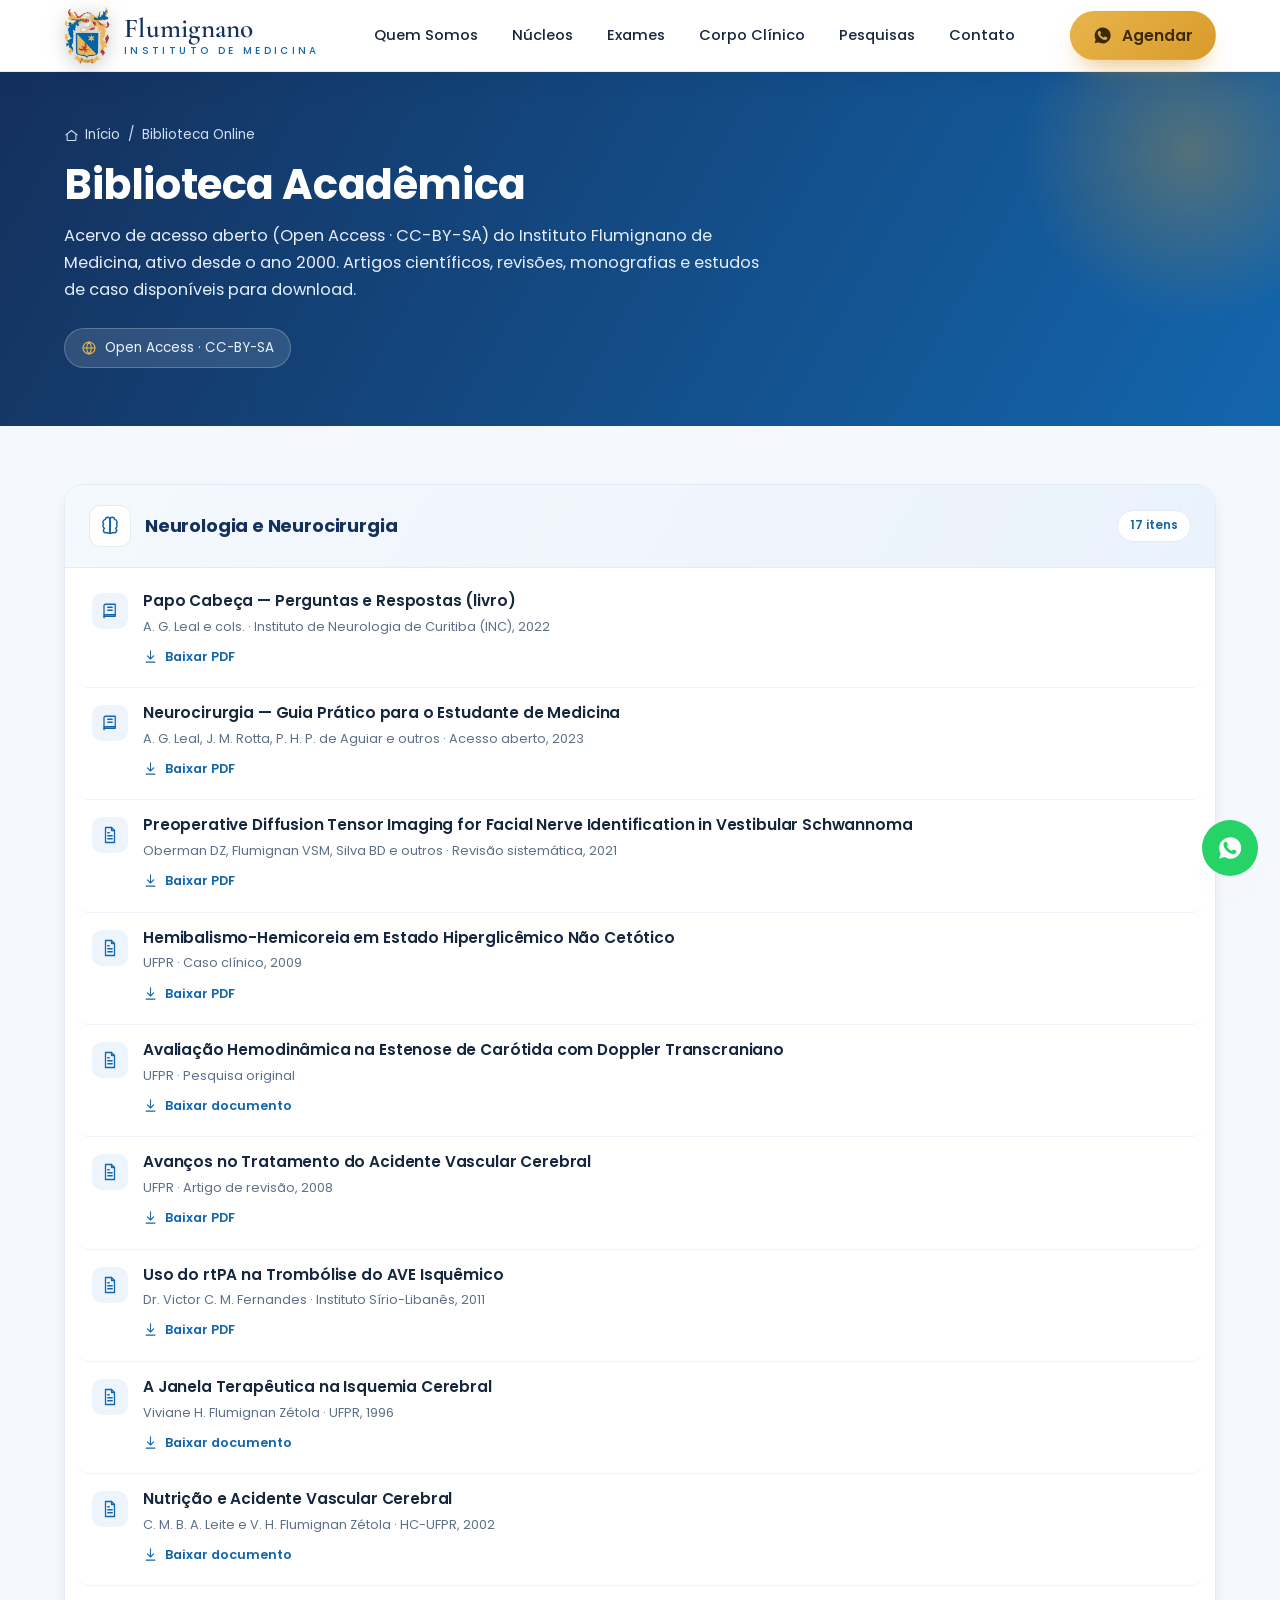
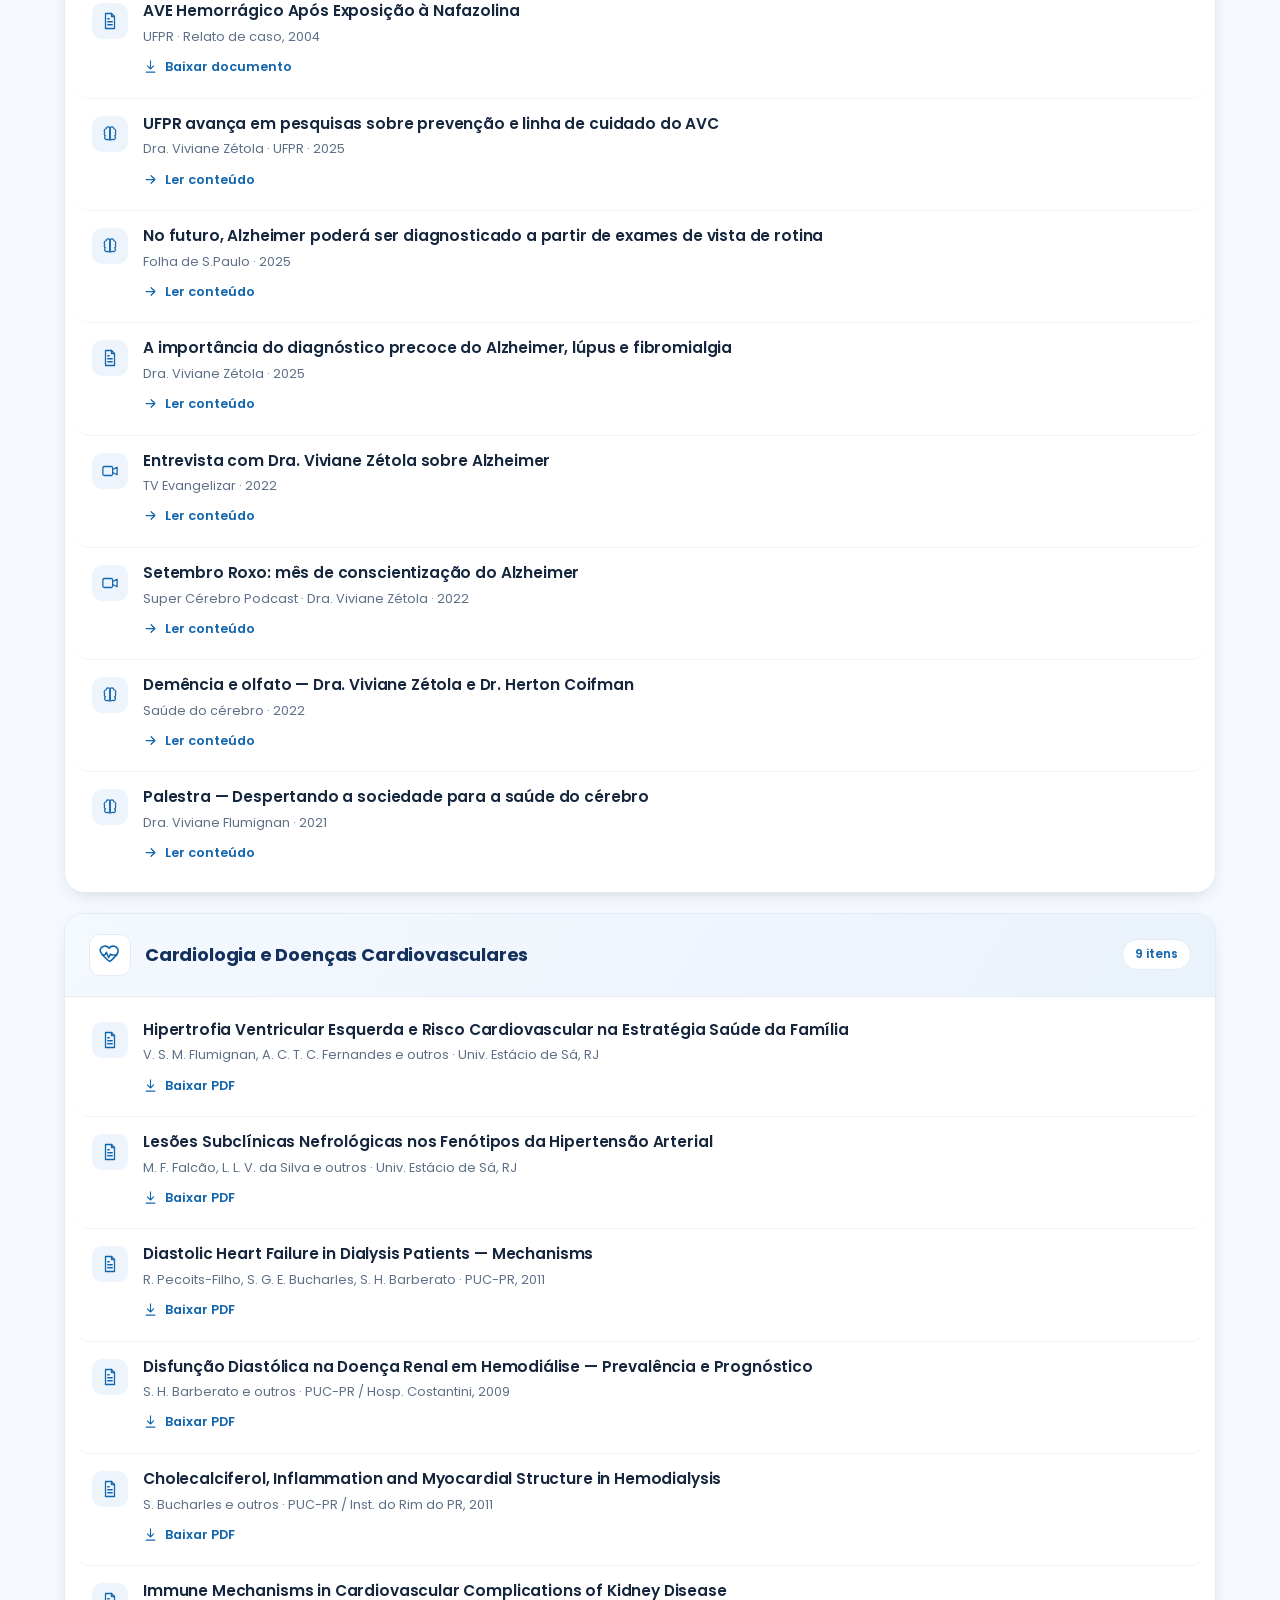
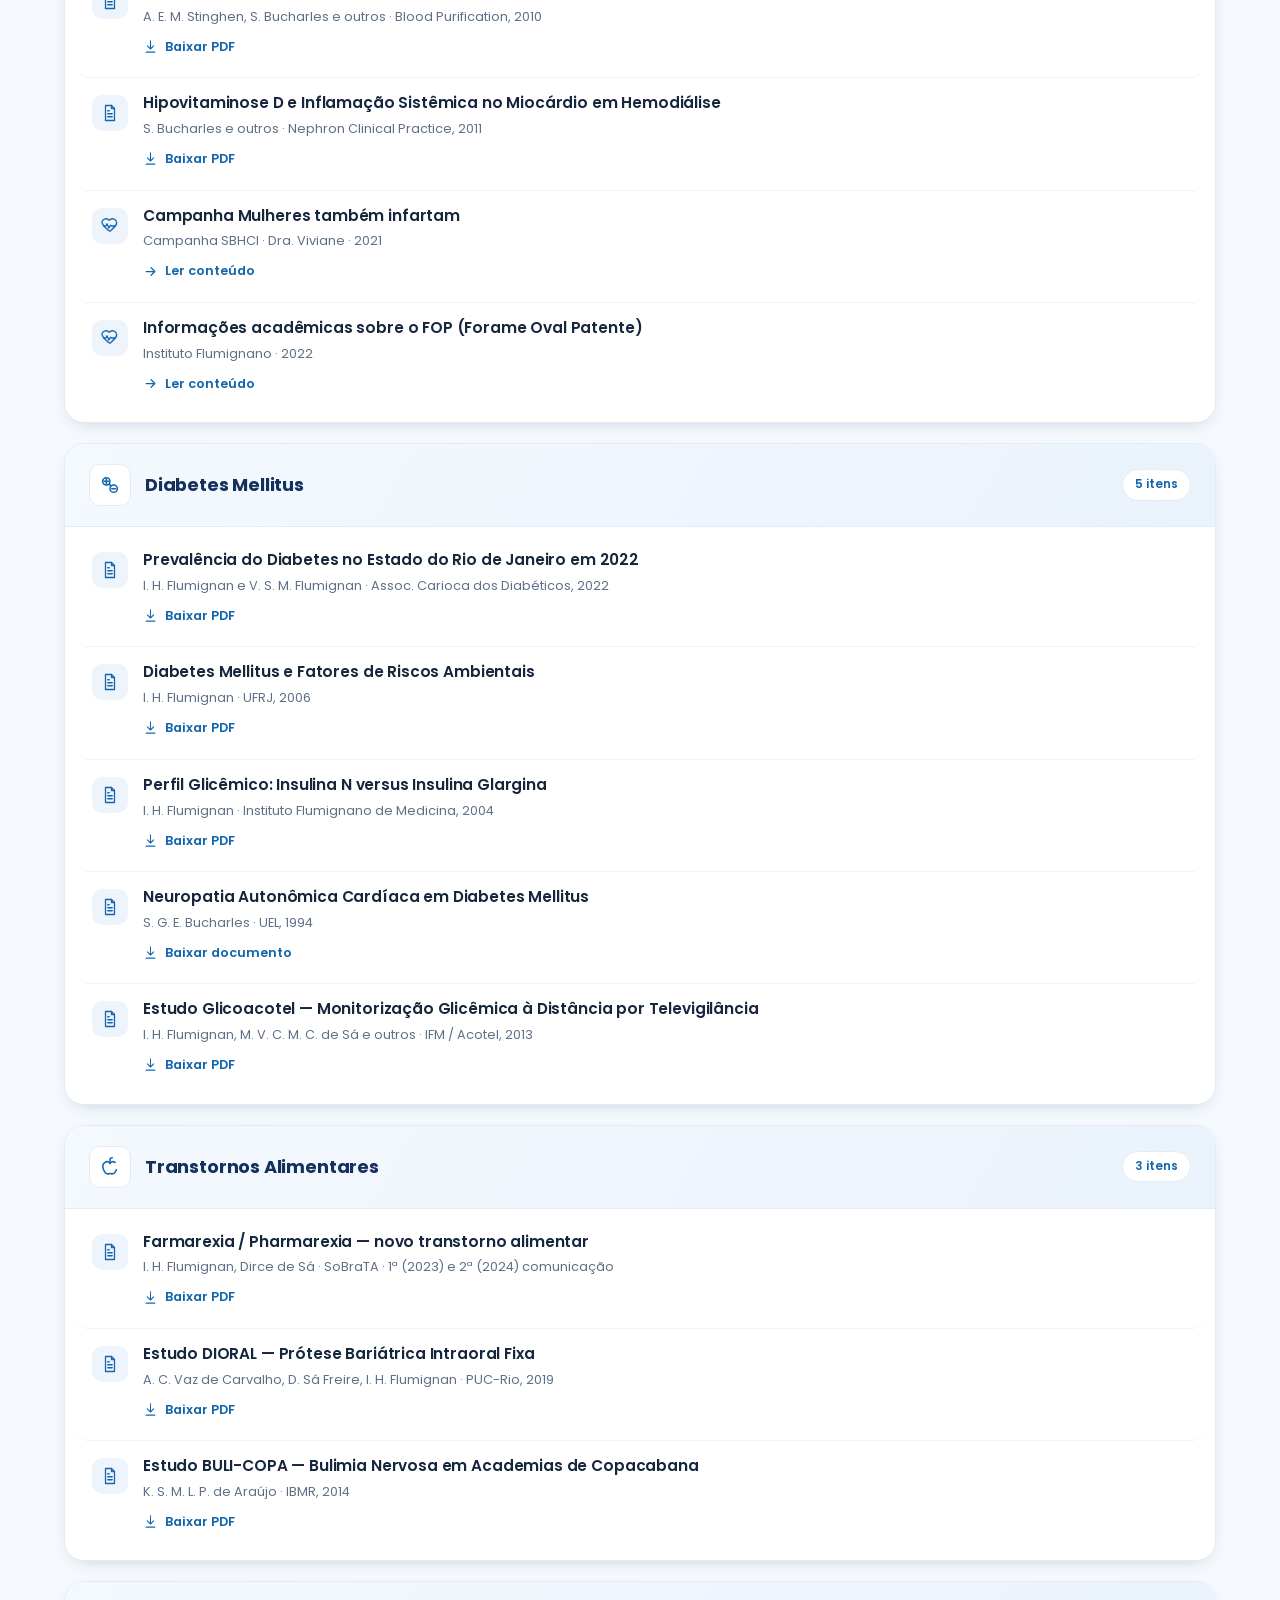
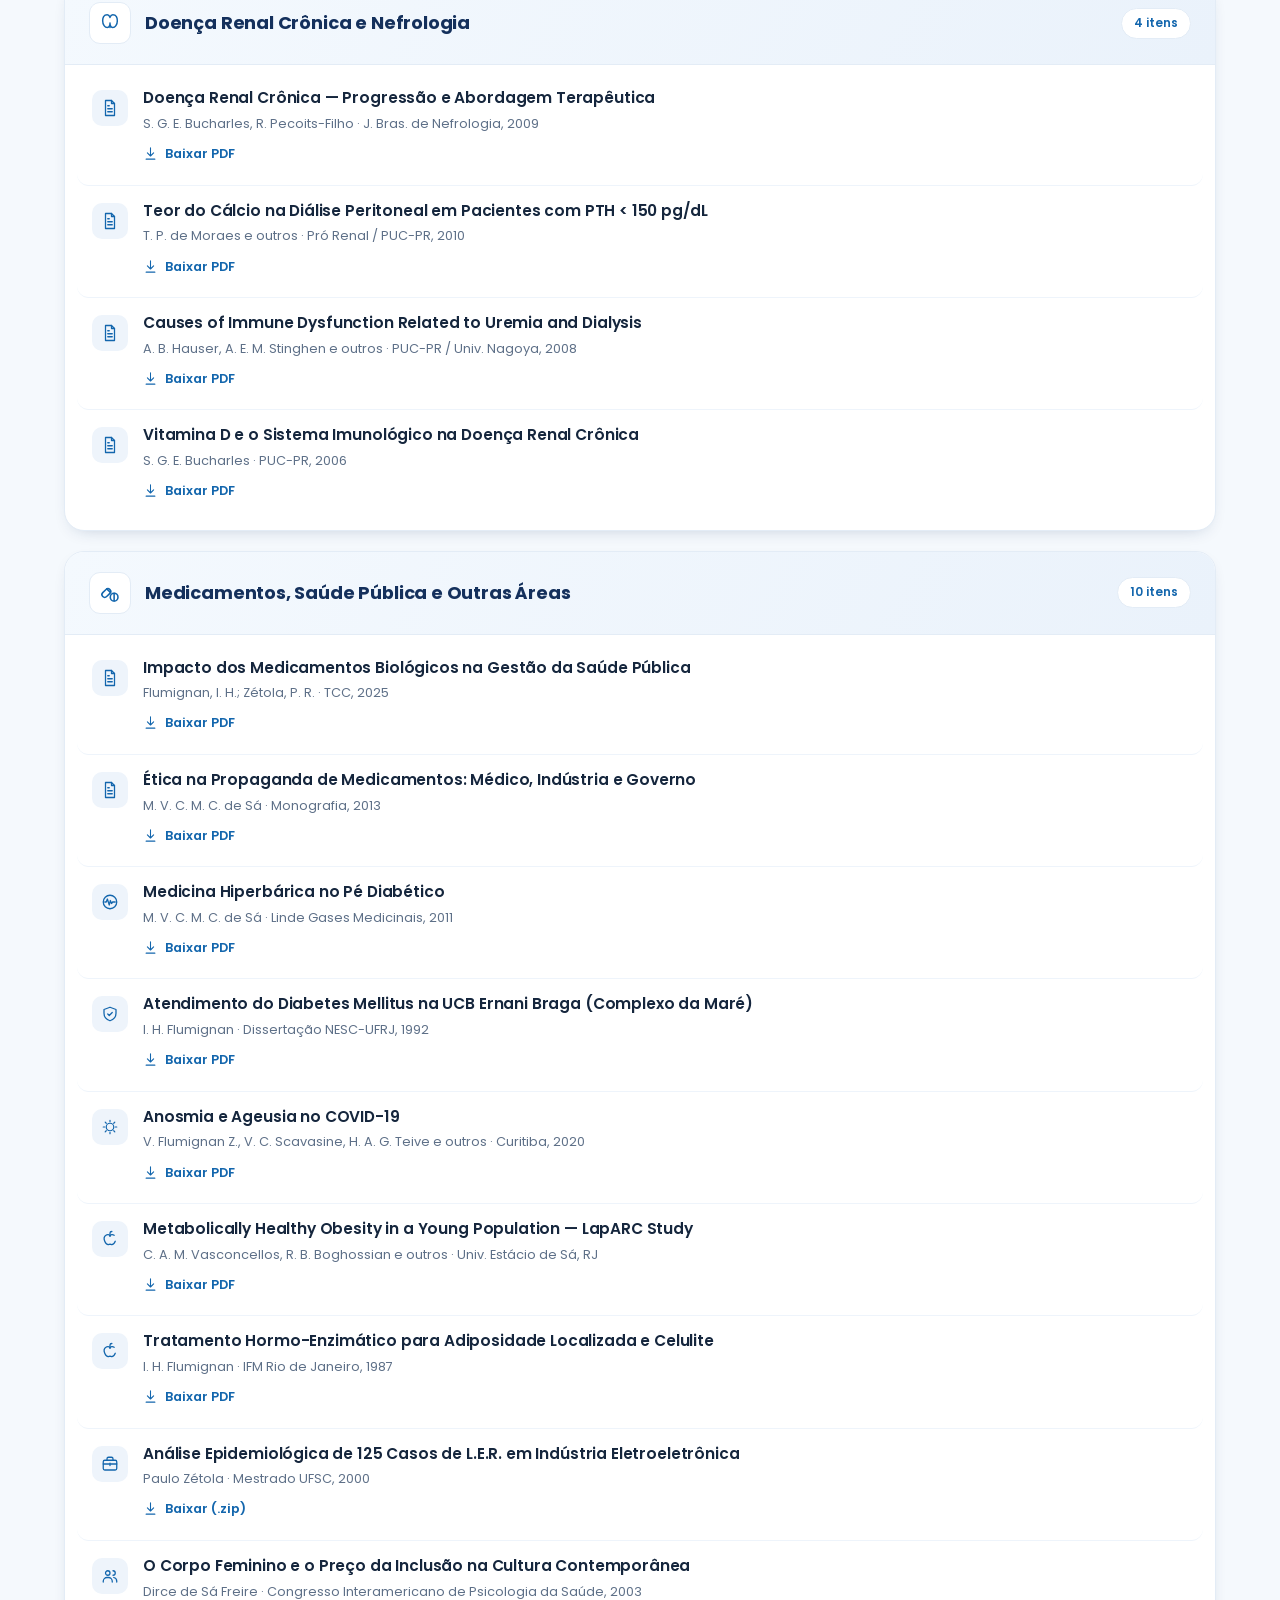
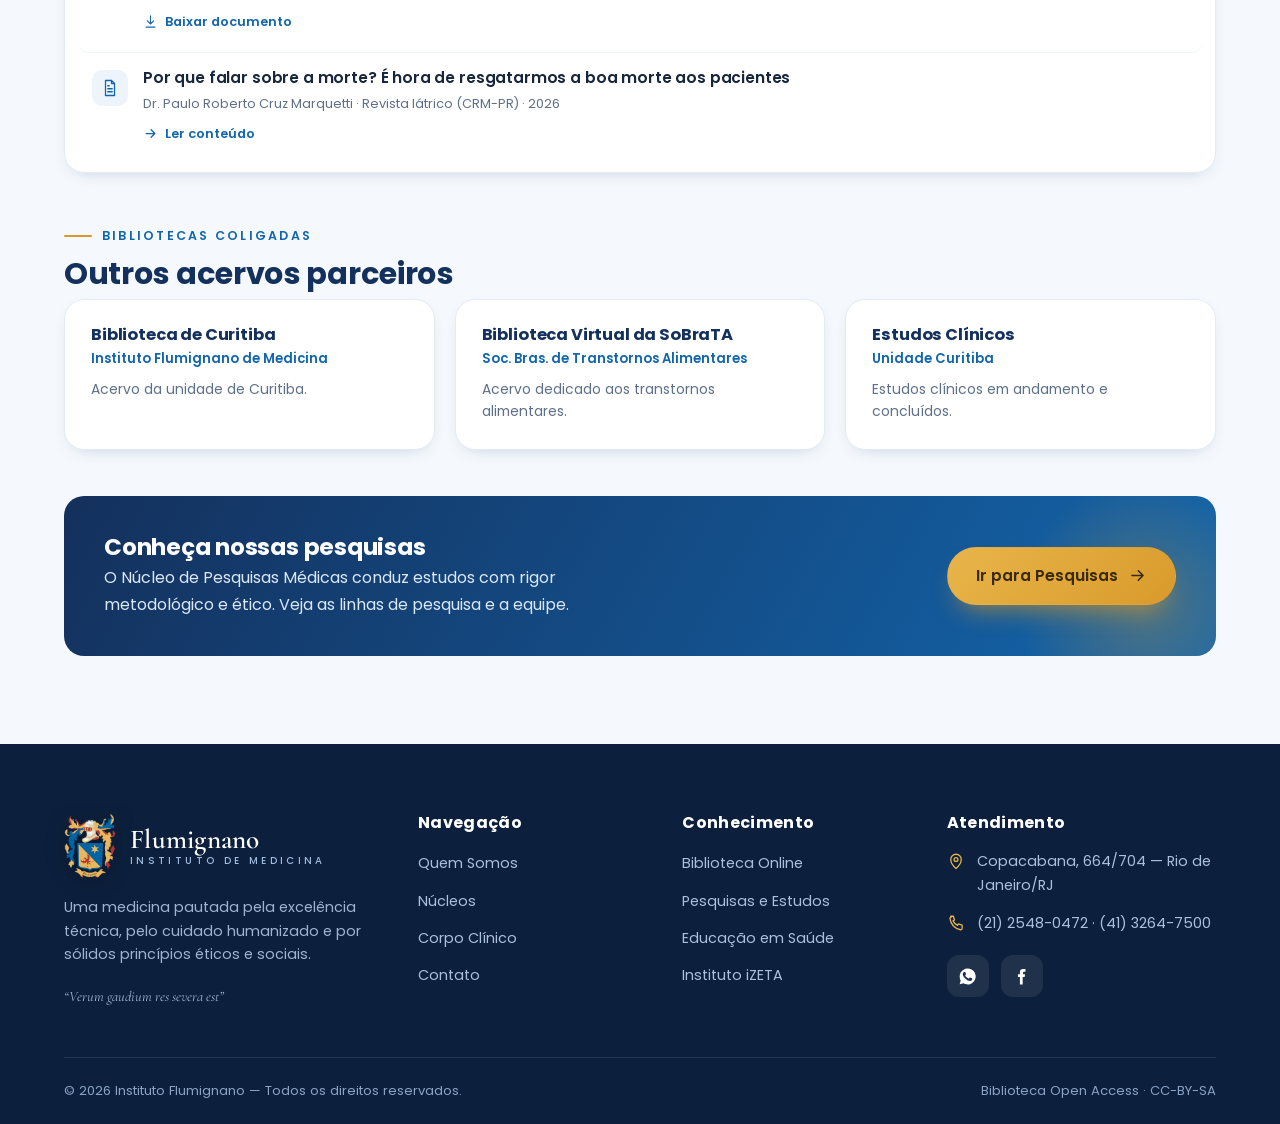
<file: biblioteca.html>
<!DOCTYPE html>
<html lang="pt-BR">
<head>
<meta charset="UTF-8">
<meta name="viewport" content="width=device-width, initial-scale=1.0">
<title>Biblioteca Online — Instituto Flumignano de Medicina</title>
<meta name="description" content="Biblioteca acadêmica de acesso aberto (CC-BY-SA) do Instituto Flumignano de Medicina, ativa desde o ano 2000. Artigos, estudos e monografias.">
<link rel="icon" type="image/png" href="assets/brasao-web.png">
<link rel="preconnect" href="https://fonts.googleapis.com">
<link rel="preconnect" href="https://fonts.gstatic.com" crossorigin>
<link href="https://fonts.googleapis.com/css2?family=Cormorant+Garamond:ital,wght@0,500;0,600;0,700;1,500;1,600&family=Poppins:wght@400;500;600;700&display=swap" rel="stylesheet">
<link rel="stylesheet" href="styles.css">
</head>
<body class="subpage">

<!-- HEADER -->
<header class="site-header" id="header">
  <div class="container">
    <a href="index.html" class="brand" aria-label="Instituto Flumignano de Medicina">
      <img class="brand__crest" src="assets/brasao-web.png" alt="Brasão Flumignano">
      <span class="brand__text">
        <span class="brand__name">Flumignano</span>
        <span class="brand__sub">Instituto de Medicina</span>
      </span>
    </a>
    <nav class="nav" id="nav" aria-label="Navegação principal">
      <a href="index.html#sobre">Quem Somos</a>
      <a href="index.html#nucleos">Núcleos</a>
      <a href="index.html#exames">Exames</a>
      <a href="index.html#equipe">Corpo Clínico</a>
      <a href="pesquisas.html">Pesquisas</a>
      <a href="index.html#contato">Contato</a>
      <a href="https://wa.me/5521987561627" class="btn btn-gold nav-cta" target="_blank" rel="noopener">Agendar</a>
    </nav>
    <div class="header-actions">
      <a href="https://wa.me/5521987561627" class="btn btn-gold nav-cta" target="_blank" rel="noopener"><svg><use href="assets/icons.svg#i-wa"/></svg> Agendar</a>
      <button class="nav-toggle" id="navToggle" aria-label="Abrir menu" aria-expanded="false"><span></span></button>
    </div>
  </div>
</header>
<div class="nav-backdrop" id="navBackdrop"></div>

<!-- SUBHERO -->
<section class="subhero">
  <div class="container">
    <nav class="breadcrumb" aria-label="Trilha">
      <a href="index.html"><svg><use href="assets/icons.svg#i-home"/></svg> Início</a>
      <span>/</span><span>Biblioteca Online</span>
    </nav>
    <h1>Biblioteca Acadêmica</h1>
    <p>Acervo de acesso aberto (Open Access · CC-BY-SA) do Instituto Flumignano de Medicina, ativo desde o ano 2000. Artigos científicos, revisões, monografias e estudos de caso disponíveis para download.</p>
    <div class="subhero__meta">
      <span class="chip"><svg><use href="assets/icons.svg#i-globe"/></svg> Open Access · CC-BY-SA</span>
    </div>
  </div>
</section>

<main class="subpage-main">
  <div class="container">

    <!-- NEUROLOGIA -->
    <div class="lib-cat">
      <div class="lib-cat__head"><div class="ic"><svg><use href="assets/icons.svg#i-brain"/></svg></div><h2>Neurologia e Neurocirurgia</h2><span class="n">17 itens</span></div>
      <div class="lib-list">
        <div class="lib-item"><div class="lib-item__ic"><svg><use href="assets/icons.svg#i-book"/></svg></div><div class="lib-item__body"><h3>Papo Cabeça — Perguntas e Respostas (livro)</h3><p class="meta">A. G. Leal e cols. · Instituto de Neurologia de Curitiba (INC), 2022</p><a class="dl" href="https://www.flumignano.com/medicos/Download/Livro_Papo_Cabeca.pdf" target="_blank" rel="noopener"><svg><use href="assets/icons.svg#i-download"/></svg> Baixar PDF</a></div></div>
        <div class="lib-item"><div class="lib-item__ic"><svg><use href="assets/icons.svg#i-book"/></svg></div><div class="lib-item__body"><h3>Neurocirurgia — Guia Prático para o Estudante de Medicina</h3><p class="meta">A. G. Leal, J. M. Rotta, P. H. P. de Aguiar e outros · Acesso aberto, 2023</p><a class="dl" href="https://www.flumignano.com/medicos/Download/Neurocirurgia%96Guia-para-o-Estudante-de-Medicina.pdf" target="_blank" rel="noopener"><svg><use href="assets/icons.svg#i-download"/></svg> Baixar PDF</a></div></div>
        <div class="lib-item"><div class="lib-item__ic"><svg><use href="assets/icons.svg#i-doc"/></svg></div><div class="lib-item__body"><h3>Preoperative Diffusion Tensor Imaging for Facial Nerve Identification in Vestibular Schwannoma</h3><p class="meta">Oberman DZ, Flumignan VSM, Silva BD e outros · Revisão sistemática, 2021</p><a class="dl" href="https://www.flumignano.com/medicos/Download/Preoperative-Tensor-Facial-Nerve-Identification-Schwannoma.pdf" target="_blank" rel="noopener"><svg><use href="assets/icons.svg#i-download"/></svg> Baixar PDF</a></div></div>
        <div class="lib-item"><div class="lib-item__ic"><svg><use href="assets/icons.svg#i-doc"/></svg></div><div class="lib-item__body"><h3>Hemibalismo-Hemicoreia em Estado Hiperglicêmico Não Cetótico</h3><p class="meta">UFPR · Caso clínico, 2009</p><a class="dl" href="https://www.flumignano.com/medicos/Download/HEMICOREIA_ASSOCIADA_A_ESTADO_HIPERGLICEMICO_NAO_CETOTICO.pdf" target="_blank" rel="noopener"><svg><use href="assets/icons.svg#i-download"/></svg> Baixar PDF</a></div></div>
        <div class="lib-item"><div class="lib-item__ic"><svg><use href="assets/icons.svg#i-doc"/></svg></div><div class="lib-item__body"><h3>Avaliação Hemodinâmica na Estenose de Carótida com Doppler Transcraniano</h3><p class="meta">UFPR · Pesquisa original</p><a class="dl" href="https://www.flumignano.com/medicos/Download/AVALIACAO_HEMODINAMICA_ESTENOSE_CAROTIDA.doc" target="_blank" rel="noopener"><svg><use href="assets/icons.svg#i-download"/></svg> Baixar documento</a></div></div>
        <div class="lib-item"><div class="lib-item__ic"><svg><use href="assets/icons.svg#i-doc"/></svg></div><div class="lib-item__body"><h3>Avanços no Tratamento do Acidente Vascular Cerebral</h3><p class="meta">UFPR · Artigo de revisão, 2008</p><a class="dl" href="https://www.flumignano.com/medicos/Download/AVANCOS_E_OPORTUNIDADES_NO_AVC_2010.pdf" target="_blank" rel="noopener"><svg><use href="assets/icons.svg#i-download"/></svg> Baixar PDF</a></div></div>
        <div class="lib-item"><div class="lib-item__ic"><svg><use href="assets/icons.svg#i-doc"/></svg></div><div class="lib-item__body"><h3>Uso do rtPA na Trombólise do AVE Isquêmico</h3><p class="meta">Dr. Victor C. M. Fernandes · Instituto Sírio-Libanês, 2011</p><a class="dl" href="https://www.flumignano.com/medicos/Download/ARTIGO%20RTPA%20NO%20AVC%20-%20DR%20VICTOR%20MASSENA.pdf" target="_blank" rel="noopener"><svg><use href="assets/icons.svg#i-download"/></svg> Baixar PDF</a></div></div>
        <div class="lib-item"><div class="lib-item__ic"><svg><use href="assets/icons.svg#i-doc"/></svg></div><div class="lib-item__body"><h3>A Janela Terapêutica na Isquemia Cerebral</h3><p class="meta">Viviane H. Flumignan Zétola · UFPR, 1996</p><a class="dl" href="https://www.flumignano.com/medicos/Download/A_JANELA_TERAPEUTICA_NA_ISQUEMIA_CEREBRAL.doc" target="_blank" rel="noopener"><svg><use href="assets/icons.svg#i-download"/></svg> Baixar documento</a></div></div>
        <div class="lib-item"><div class="lib-item__ic"><svg><use href="assets/icons.svg#i-doc"/></svg></div><div class="lib-item__body"><h3>Nutrição e Acidente Vascular Cerebral</h3><p class="meta">C. M. B. A. Leite e V. H. Flumignan Zétola · HC-UFPR, 2002</p><a class="dl" href="https://www.flumignano.com/medicos/Download/NUTRICAO_E_AVC_artigo.doc" target="_blank" rel="noopener"><svg><use href="assets/icons.svg#i-download"/></svg> Baixar documento</a></div></div>
        <div class="lib-item"><div class="lib-item__ic"><svg><use href="assets/icons.svg#i-doc"/></svg></div><div class="lib-item__body"><h3>AVE Hemorrágico Após Exposição à Nafazolina</h3><p class="meta">UFPR · Relato de caso, 2004</p><a class="dl" href="https://www.flumignano.com/medicos/Download/NAPHAZOLINE_NAFAZOLINA_STROKE_AVC.doc" target="_blank" rel="noopener"><svg><use href="assets/icons.svg#i-download"/></svg> Baixar documento</a></div></div>
        <div class="lib-item" role="button" tabindex="0" data-article="ufpr-avc"><div class="lib-item__ic"><svg><use href="assets/icons.svg#i-brain"/></svg></div><div class="lib-item__body"><h3>UFPR avança em pesquisas sobre prevenção e linha de cuidado do AVC</h3><p class="meta">Dra. Viviane Zétola · UFPR · 2025</p><span class="dl"><svg><use href="assets/icons.svg#i-arrow"/></svg> Ler conteúdo</span></div></div>
        <div class="lib-item" role="button" tabindex="0" data-article="alzheimer-vista"><div class="lib-item__ic"><svg><use href="assets/icons.svg#i-brain"/></svg></div><div class="lib-item__body"><h3>No futuro, Alzheimer poderá ser diagnosticado a partir de exames de vista de rotina</h3><p class="meta">Folha de S.Paulo · 2025</p><span class="dl"><svg><use href="assets/icons.svg#i-arrow"/></svg> Ler conteúdo</span></div></div>
        <div class="lib-item" role="button" tabindex="0" data-article="diagnostico-precoce"><div class="lib-item__ic"><svg><use href="assets/icons.svg#i-doc"/></svg></div><div class="lib-item__body"><h3>A importância do diagnóstico precoce do Alzheimer, lúpus e fibromialgia</h3><p class="meta">Dra. Viviane Zétola · 2025</p><span class="dl"><svg><use href="assets/icons.svg#i-arrow"/></svg> Ler conteúdo</span></div></div>
        <div class="lib-item" role="button" tabindex="0" data-article="entrevista-alzheimer"><div class="lib-item__ic"><svg><use href="assets/icons.svg#i-video"/></svg></div><div class="lib-item__body"><h3>Entrevista com Dra. Viviane Zétola sobre Alzheimer</h3><p class="meta">TV Evangelizar · 2022</p><span class="dl"><svg><use href="assets/icons.svg#i-arrow"/></svg> Ler conteúdo</span></div></div>
        <div class="lib-item" role="button" tabindex="0" data-article="setembro-roxo"><div class="lib-item__ic"><svg><use href="assets/icons.svg#i-video"/></svg></div><div class="lib-item__body"><h3>Setembro Roxo: mês de conscientização do Alzheimer</h3><p class="meta">Super Cérebro Podcast · Dra. Viviane Zétola · 2022</p><span class="dl"><svg><use href="assets/icons.svg#i-arrow"/></svg> Ler conteúdo</span></div></div>
        <div class="lib-item" role="button" tabindex="0" data-article="demencia-olfato"><div class="lib-item__ic"><svg><use href="assets/icons.svg#i-brain"/></svg></div><div class="lib-item__body"><h3>Demência e olfato — Dra. Viviane Zétola e Dr. Herton Coifman</h3><p class="meta">Saúde do cérebro · 2022</p><span class="dl"><svg><use href="assets/icons.svg#i-arrow"/></svg> Ler conteúdo</span></div></div>
        <div class="lib-item" role="button" tabindex="0" data-article="palestra-cerebro"><div class="lib-item__ic"><svg><use href="assets/icons.svg#i-brain"/></svg></div><div class="lib-item__body"><h3>Palestra — Despertando a sociedade para a saúde do cérebro</h3><p class="meta">Dra. Viviane Flumignan · 2021</p><span class="dl"><svg><use href="assets/icons.svg#i-arrow"/></svg> Ler conteúdo</span></div></div>
      </div>
    </div>

    <!-- CARDIOLOGIA -->
    <div class="lib-cat">
      <div class="lib-cat__head"><div class="ic"><svg><use href="assets/icons.svg#i-heart"/></svg></div><h2>Cardiologia e Doenças Cardiovasculares</h2><span class="n">9 itens</span></div>
      <div class="lib-list">
        <div class="lib-item"><div class="lib-item__ic"><svg><use href="assets/icons.svg#i-doc"/></svg></div><div class="lib-item__body"><h3>Hipertrofia Ventricular Esquerda e Risco Cardiovascular na Estratégia Saúde da Família</h3><p class="meta">V. S. M. Flumignan, A. C. T. C. Fernandes e outros · Univ. Estácio de Sá, RJ</p><a class="dl" href="https://www.flumignano.com/medicos/Download/HVE%20-%20UNIDADE%20ESTRATEGIA_DA_FAMILIA.pdf" target="_blank" rel="noopener"><svg><use href="assets/icons.svg#i-download"/></svg> Baixar PDF</a></div></div>
        <div class="lib-item"><div class="lib-item__ic"><svg><use href="assets/icons.svg#i-doc"/></svg></div><div class="lib-item__body"><h3>Lesões Subclínicas Nefrológicas nos Fenótipos da Hipertensão Arterial</h3><p class="meta">M. F. Falcão, L. L. V. da Silva e outros · Univ. Estácio de Sá, RJ</p><a class="dl" href="https://www.flumignano.com/medicos/Download/Lesoes%20nefrologicas%20nos%20fenotipos%20da%20HAS%20-%20PSF.pdf" target="_blank" rel="noopener"><svg><use href="assets/icons.svg#i-download"/></svg> Baixar PDF</a></div></div>
        <div class="lib-item"><div class="lib-item__ic"><svg><use href="assets/icons.svg#i-doc"/></svg></div><div class="lib-item__body"><h3>Diastolic Heart Failure in Dialysis Patients — Mechanisms</h3><p class="meta">R. Pecoits-Filho, S. G. E. Bucharles, S. H. Barberato · PUC-PR, 2011</p><a class="dl" href="https://www.flumignano.com/medicos/Download/Diastolic%20Heart%20Failure%20Dialysis%20Patients.pdf" target="_blank" rel="noopener"><svg><use href="assets/icons.svg#i-download"/></svg> Baixar PDF</a></div></div>
        <div class="lib-item"><div class="lib-item__ic"><svg><use href="assets/icons.svg#i-doc"/></svg></div><div class="lib-item__body"><h3>Disfunção Diastólica na Doença Renal em Hemodiálise — Prevalência e Prognóstico</h3><p class="meta">S. H. Barberato e outros · PUC-PR / Hosp. Costantini, 2009</p><a class="dl" href="https://www.flumignano.com/medicos/Download/PREVALENCIA_E_IMPACTO_PROGNOSTICO_NA_DISFUNCAO_DIASTOLICA_DRC.pdf" target="_blank" rel="noopener"><svg><use href="assets/icons.svg#i-download"/></svg> Baixar PDF</a></div></div>
        <div class="lib-item"><div class="lib-item__ic"><svg><use href="assets/icons.svg#i-doc"/></svg></div><div class="lib-item__body"><h3>Cholecalciferol, Inflammation and Myocardial Structure in Hemodialysis</h3><p class="meta">S. Bucharles e outros · PUC-PR / Inst. do Rim do PR, 2011</p><a class="dl" href="https://www.flumignano.com/medicos/Download/Cholecalcirefol%20in%20Dialysis%20Patients.pdf" target="_blank" rel="noopener"><svg><use href="assets/icons.svg#i-download"/></svg> Baixar PDF</a></div></div>
        <div class="lib-item"><div class="lib-item__ic"><svg><use href="assets/icons.svg#i-doc"/></svg></div><div class="lib-item__body"><h3>Immune Mechanisms in Cardiovascular Complications of Kidney Disease</h3><p class="meta">A. E. M. Stinghen, S. Bucharles e outros · Blood Purification, 2010</p><a class="dl" href="https://www.flumignano.com/medicos/Download/MECANISMO_IMUNE_ENVOLVIDO_CVD_CKD.pdf" target="_blank" rel="noopener"><svg><use href="assets/icons.svg#i-download"/></svg> Baixar PDF</a></div></div>
        <div class="lib-item"><div class="lib-item__ic"><svg><use href="assets/icons.svg#i-doc"/></svg></div><div class="lib-item__body"><h3>Hipovitaminose D e Inflamação Sistêmica no Miocárdio em Hemodiálise</h3><p class="meta">S. Bucharles e outros · Nephron Clinical Practice, 2011</p><a class="dl" href="https://www.flumignano.com/medicos/Download/Hypovitaminosis_D_is_Associated_with_systemic_inflammatio....pdf" target="_blank" rel="noopener"><svg><use href="assets/icons.svg#i-download"/></svg> Baixar PDF</a></div></div>
        <div class="lib-item" role="button" tabindex="0" data-article="mulheres-infartam"><div class="lib-item__ic"><svg><use href="assets/icons.svg#i-heart"/></svg></div><div class="lib-item__body"><h3>Campanha Mulheres também infartam</h3><p class="meta">Campanha SBHCI · Dra. Viviane · 2021</p><span class="dl"><svg><use href="assets/icons.svg#i-arrow"/></svg> Ler conteúdo</span></div></div>
        <div class="lib-item" role="button" tabindex="0" data-article="fop"><div class="lib-item__ic"><svg><use href="assets/icons.svg#i-heart"/></svg></div><div class="lib-item__body"><h3>Informações acadêmicas sobre o FOP (Forame Oval Patente)</h3><p class="meta">Instituto Flumignano · 2022</p><span class="dl"><svg><use href="assets/icons.svg#i-arrow"/></svg> Ler conteúdo</span></div></div>
      </div>
    </div>

    <!-- DIABETES -->
    <div class="lib-cat">
      <div class="lib-cat__head"><div class="ic"><svg><use href="assets/icons.svg#i-hormone"/></svg></div><h2>Diabetes Mellitus</h2><span class="n">5 itens</span></div>
      <div class="lib-list">
        <div class="lib-item"><div class="lib-item__ic"><svg><use href="assets/icons.svg#i-doc"/></svg></div><div class="lib-item__body"><h3>Prevalência do Diabetes no Estado do Rio de Janeiro em 2022</h3><p class="meta">I. H. Flumignan e V. S. M. Flumignan · Assoc. Carioca dos Diabéticos, 2022</p><a class="dl" href="https://www.flumignano.com/medicos/Download/PREVALENCIA_DIABETES_RIO_DE_JANEIRO-2022-ACD%20_IH%20Flumignan_final.pdf" target="_blank" rel="noopener"><svg><use href="assets/icons.svg#i-download"/></svg> Baixar PDF</a></div></div>
        <div class="lib-item"><div class="lib-item__ic"><svg><use href="assets/icons.svg#i-doc"/></svg></div><div class="lib-item__body"><h3>Diabetes Mellitus e Fatores de Riscos Ambientais</h3><p class="meta">I. H. Flumignan · UFRJ, 2006</p><a class="dl" href="https://www.flumignano.com/medicos/Download/MONOGRAFIA_DIABETES_FATORES_RISCOS_AMBIENTAIS_UFRJ_2006.pdf" target="_blank" rel="noopener"><svg><use href="assets/icons.svg#i-download"/></svg> Baixar PDF</a></div></div>
        <div class="lib-item"><div class="lib-item__ic"><svg><use href="assets/icons.svg#i-doc"/></svg></div><div class="lib-item__body"><h3>Perfil Glicêmico: Insulina N versus Insulina Glargina</h3><p class="meta">I. H. Flumignan · Instituto Flumignano de Medicina, 2004</p><a class="dl" href="https://www.flumignano.com/medicos/Download/GLARGINA_VS_NPH_COM_CGSM.pdf" target="_blank" rel="noopener"><svg><use href="assets/icons.svg#i-download"/></svg> Baixar PDF</a></div></div>
        <div class="lib-item"><div class="lib-item__ic"><svg><use href="assets/icons.svg#i-doc"/></svg></div><div class="lib-item__body"><h3>Neuropatia Autonômica Cardíaca em Diabetes Mellitus</h3><p class="meta">S. G. E. Bucharles · UEL, 1994</p><a class="dl" href="https://www.flumignano.com/medicos/Diabet_Neurop_Auton_card_Download/NEUROPATIA_AUTONOMICA_CARDIACA_EM_DIABETES_MELLITUS_Sergio_Gardano_Elias_Bucharles.doc" target="_blank" rel="noopener"><svg><use href="assets/icons.svg#i-download"/></svg> Baixar documento</a></div></div>
        <div class="lib-item"><div class="lib-item__ic"><svg><use href="assets/icons.svg#i-doc"/></svg></div><div class="lib-item__body"><h3>Estudo Glicoacotel — Monitorização Glicêmica à Distância por Televigilância</h3><p class="meta">I. H. Flumignan, M. V. C. M. C. de Sá e outros · IFM / Acotel, 2013</p><a class="dl" href="https://www.flumignano.com/medicos/Download/ARTIGO%20ORIGINAL%20-%20TELEMEDICINA%20PARA%20DIABETICOS%20-%20ACOTEL%20-%20IFM%20-%20CONGRESSO%20SBD%202013.pdf" target="_blank" rel="noopener"><svg><use href="assets/icons.svg#i-download"/></svg> Baixar PDF</a></div></div>
      </div>
    </div>

    <!-- TRANSTORNOS ALIMENTARES -->
    <div class="lib-cat">
      <div class="lib-cat__head"><div class="ic"><svg><use href="assets/icons.svg#i-nutri"/></svg></div><h2>Transtornos Alimentares</h2><span class="n">3 itens</span></div>
      <div class="lib-list">
        <div class="lib-item"><div class="lib-item__ic"><svg><use href="assets/icons.svg#i-doc"/></svg></div><div class="lib-item__body"><h3>Farmarexia / Pharmarexia — novo transtorno alimentar</h3><p class="meta">I. H. Flumignan, Dirce de Sá · SoBraTA · 1ª (2023) e 2ª (2024) comunicação</p><a class="dl" href="https://www.flumignano.com/medicos/Download/ARTIGO_FARMAREXIA-05-2024.pdf" target="_blank" rel="noopener"><svg><use href="assets/icons.svg#i-download"/></svg> Baixar PDF</a></div></div>
        <div class="lib-item"><div class="lib-item__ic"><svg><use href="assets/icons.svg#i-doc"/></svg></div><div class="lib-item__body"><h3>Estudo DIORAL — Prótese Bariátrica Intraoral Fixa</h3><p class="meta">A. C. Vaz de Carvalho, D. Sá Freire, I. H. Flumignan · PUC-Rio, 2019</p><a class="dl" href="https://www.flumignano.com/medicos/Download/ARTIGO%20DIORAL-SOBRATA-2020-versao-final.pdf" target="_blank" rel="noopener"><svg><use href="assets/icons.svg#i-download"/></svg> Baixar PDF</a></div></div>
        <div class="lib-item"><div class="lib-item__ic"><svg><use href="assets/icons.svg#i-doc"/></svg></div><div class="lib-item__body"><h3>Estudo BULI-COPA — Bulimia Nervosa em Academias de Copacabana</h3><p class="meta">K. S. M. L. P. de Araújo · IBMR, 2014</p><a class="dl" href="https://www.flumignano.com/medicos/Download/MONOGRAFIA_BULIMIA_IBMR_2014_KARINA_S_M_L_P_ARAUJO.pdf" target="_blank" rel="noopener"><svg><use href="assets/icons.svg#i-download"/></svg> Baixar PDF</a></div></div>
      </div>
    </div>

    <!-- NEFROLOGIA -->
    <div class="lib-cat">
      <div class="lib-cat__head"><div class="ic"><svg><use href="assets/icons.svg#i-kidney"/></svg></div><h2>Doença Renal Crônica e Nefrologia</h2><span class="n">4 itens</span></div>
      <div class="lib-list">
        <div class="lib-item"><div class="lib-item__ic"><svg><use href="assets/icons.svg#i-doc"/></svg></div><div class="lib-item__body"><h3>Doença Renal Crônica — Progressão e Abordagem Terapêutica</h3><p class="meta">S. G. E. Bucharles, R. Pecoits-Filho · J. Bras. de Nefrologia, 2009</p><a class="dl" href="https://www.flumignano.com/medicos/Download/MECANISMOS_PROGRESSAO_IRC.pdf" target="_blank" rel="noopener"><svg><use href="assets/icons.svg#i-download"/></svg> Baixar PDF</a></div></div>
        <div class="lib-item"><div class="lib-item__ic"><svg><use href="assets/icons.svg#i-doc"/></svg></div><div class="lib-item__body"><h3>Teor do Cálcio na Diálise Peritoneal em Pacientes com PTH &lt; 150 pg/dL</h3><p class="meta">T. P. de Moraes e outros · Pró Renal / PUC-PR, 2010</p><a class="dl" href="https://www.flumignano.com/medicos/Download/METABOLISMO_MINERAL_DA_DIALISE_PERITONEAL.pdf" target="_blank" rel="noopener"><svg><use href="assets/icons.svg#i-download"/></svg> Baixar PDF</a></div></div>
        <div class="lib-item"><div class="lib-item__ic"><svg><use href="assets/icons.svg#i-doc"/></svg></div><div class="lib-item__body"><h3>Causes of Immune Dysfunction Related to Uremia and Dialysis</h3><p class="meta">A. B. Hauser, A. E. M. Stinghen e outros · PUC-PR / Univ. Nagoya, 2008</p><a class="dl" href="https://www.flumignano.com/medicos/Download/UREMIA_E_FUNCAO_IMUNOLOGICA.pdf" target="_blank" rel="noopener"><svg><use href="assets/icons.svg#i-download"/></svg> Baixar PDF</a></div></div>
        <div class="lib-item"><div class="lib-item__ic"><svg><use href="assets/icons.svg#i-doc"/></svg></div><div class="lib-item__body"><h3>Vitamina D e o Sistema Imunológico na Doença Renal Crônica</h3><p class="meta">S. G. E. Bucharles · PUC-PR, 2006</p><a class="dl" href="https://www.flumignano.com/medicos/Download/VITAMINA_D_E_DOENCA_RENAL_CRONICA.pdf" target="_blank" rel="noopener"><svg><use href="assets/icons.svg#i-download"/></svg> Baixar PDF</a></div></div>
      </div>
    </div>

    <!-- OUTRAS ÁREAS -->
    <div class="lib-cat">
      <div class="lib-cat__head"><div class="ic"><svg><use href="assets/icons.svg#i-pills"/></svg></div><h2>Medicamentos, Saúde Pública e Outras Áreas</h2><span class="n">10 itens</span></div>
      <div class="lib-list">
        <div class="lib-item"><div class="lib-item__ic"><svg><use href="assets/icons.svg#i-doc"/></svg></div><div class="lib-item__body"><h3>Impacto dos Medicamentos Biológicos na Gestão da Saúde Pública</h3><p class="meta">Flumignan, I. H.; Zétola, P. R. · TCC, 2025</p><a class="dl" href="https://www.flumignano.com/medicos/Download/MEDICAMENTOS%20BIOLOGICOS%20NA%20GESTAO%20EMPRESARIAL%20-%202025%20%282%29.pdf" target="_blank" rel="noopener"><svg><use href="assets/icons.svg#i-download"/></svg> Baixar PDF</a></div></div>
        <div class="lib-item"><div class="lib-item__ic"><svg><use href="assets/icons.svg#i-doc"/></svg></div><div class="lib-item__body"><h3>Ética na Propaganda de Medicamentos: Médico, Indústria e Governo</h3><p class="meta">M. V. C. M. C. de Sá · Monografia, 2013</p><a class="dl" href="https://www.flumignano.com/medicos/Download/ETICA_PROPAGANDA_MEDICAMENTOS_DE_PRESCRI%C7%C3%83O_2013.pdf" target="_blank" rel="noopener"><svg><use href="assets/icons.svg#i-download"/></svg> Baixar PDF</a></div></div>
        <div class="lib-item"><div class="lib-item__ic"><svg><use href="assets/icons.svg#i-waves"/></svg></div><div class="lib-item__body"><h3>Medicina Hiperbárica no Pé Diabético</h3><p class="meta">M. V. C. M. C. de Sá · Linde Gases Medicinais, 2011</p><a class="dl" href="https://www.flumignano.com/medicos/Download/MEDICINA_HIPERBARICA_EVOLUCAO_E_USO.pdf" target="_blank" rel="noopener"><svg><use href="assets/icons.svg#i-download"/></svg> Baixar PDF</a></div></div>
        <div class="lib-item"><div class="lib-item__ic"><svg><use href="assets/icons.svg#i-shield"/></svg></div><div class="lib-item__body"><h3>Atendimento do Diabetes Mellitus na UCB Ernani Braga (Complexo da Maré)</h3><p class="meta">I. H. Flumignan · Dissertação NESC-UFRJ, 1992</p><a class="dl" href="https://www.flumignano.com/medicos/Download/DISSERTACAO_UFRJ_PROJ_ATEND_HIERARQ_DIABETES_UNID_CUIDADOS_BASICOS_ERNANI_BRAGA_COMPLEXO_DA_MARE-RIO-IZIDORO_FLUMIGNAN-1992.pdf" target="_blank" rel="noopener"><svg><use href="assets/icons.svg#i-download"/></svg> Baixar PDF</a></div></div>
        <div class="lib-item"><div class="lib-item__ic"><svg><use href="assets/icons.svg#i-virus"/></svg></div><div class="lib-item__body"><h3>Anosmia e Ageusia no COVID-19</h3><p class="meta">V. Flumignan Z., V. C. Scavasine, H. A. G. Teive e outros · Curitiba, 2020</p><a class="dl" href="https://www.flumignano.com/medicos/Download/ANOSMIA_AGEUSIA_NO_COVID19_RELATO_DE_CASO_2020.pdf" target="_blank" rel="noopener"><svg><use href="assets/icons.svg#i-download"/></svg> Baixar PDF</a></div></div>
        <div class="lib-item"><div class="lib-item__ic"><svg><use href="assets/icons.svg#i-nutri"/></svg></div><div class="lib-item__body"><h3>Metabolically Healthy Obesity in a Young Population — LapARC Study</h3><p class="meta">C. A. M. Vasconcellos, R. B. Boghossian e outros · Univ. Estácio de Sá, RJ</p><a class="dl" href="https://www.flumignano.com/medicos/Download/Metabolically%20healthy%20obesity%20in%20a%20young%20-the%20Family%20Health%20Strategy%20in%20Brazil.%20LapARCstudy.pdf" target="_blank" rel="noopener"><svg><use href="assets/icons.svg#i-download"/></svg> Baixar PDF</a></div></div>
        <div class="lib-item"><div class="lib-item__ic"><svg><use href="assets/icons.svg#i-nutri"/></svg></div><div class="lib-item__body"><h3>Tratamento Hormo-Enzimático para Adiposidade Localizada e Celulite</h3><p class="meta">I. H. Flumignan · IFM Rio de Janeiro, 1987</p><a class="dl" href="https://www.flumignano.com/medicos/Download/Monografia_Tratamento_Hormo-Enzimatico.pdf" target="_blank" rel="noopener"><svg><use href="assets/icons.svg#i-download"/></svg> Baixar PDF</a></div></div>
        <div class="lib-item"><div class="lib-item__ic"><svg><use href="assets/icons.svg#i-work"/></svg></div><div class="lib-item__body"><h3>Análise Epidemiológica de 125 Casos de L.E.R. em Indústria Eletroeletrônica</h3><p class="meta">Paulo Zétola · Mestrado UFSC, 2000</p><a class="dl" href="https://www.flumignano.com/medicos/prevlineDownload/TESE125CASOS.zip" target="_blank" rel="noopener"><svg><use href="assets/icons.svg#i-download"/></svg> Baixar (.zip)</a></div></div>
        <div class="lib-item"><div class="lib-item__ic"><svg><use href="assets/icons.svg#i-users"/></svg></div><div class="lib-item__body"><h3>O Corpo Feminino e o Preço da Inclusão na Cultura Contemporânea</h3><p class="meta">Dirce de Sá Freire · Congresso Interamericano de Psicologia da Saúde, 2003</p><a class="dl" href="https://www.flumignano.com/medicos/Download/CORPO_FEMIN_E_EXCLUSAO_SOCIAL.doc" target="_blank" rel="noopener"><svg><use href="assets/icons.svg#i-download"/></svg> Baixar documento</a></div></div>
        <div class="lib-item" role="button" tabindex="0" data-article="boa-morte"><div class="lib-item__ic"><svg><use href="assets/icons.svg#i-doc"/></svg></div><div class="lib-item__body"><h3>Por que falar sobre a morte? É hora de resgatarmos a boa morte aos pacientes</h3><p class="meta">Dr. Paulo Roberto Cruz Marquetti · Revista Iátrico (CRM-PR) · 2026</p><span class="dl"><svg><use href="assets/icons.svg#i-arrow"/></svg> Ler conteúdo</span></div></div>
      </div>
    </div>

    <!-- BIBLIOTECAS COLIGADAS -->
    <div class="section-block" style="margin-top:46px">
      <span class="eyebrow">Bibliotecas Coligadas</span>
      <h2 class="block-title">Outros acervos parceiros</h2>
      <div class="info-grid">
        <a class="info-card" href="https://institutoflumignano.com.br/biblioteca/" target="_blank" rel="noopener"><h3>Biblioteca de Curitiba</h3><p class="role">Instituto Flumignano de Medicina</p><p>Acervo da unidade de Curitiba.</p></a>
        <a class="info-card" href="https://www.flumignano.com/sobrata/SOBRATA_BIBLIOTECA_VIRTUAL.html" target="_blank" rel="noopener"><h3>Biblioteca Virtual da SoBraTA</h3><p class="role">Soc. Bras. de Transtornos Alimentares</p><p>Acervo dedicado aos transtornos alimentares.</p></a>
        <a class="info-card" href="https://institutoflumignano.com.br/estudos-clinicos/" target="_blank" rel="noopener"><h3>Estudos Clínicos</h3><p class="role">Unidade Curitiba</p><p>Estudos clínicos em andamento e concluídos.</p></a>
      </div>
    </div>

    <div class="callout">
      <div class="callout__txt">
        <h2>Conheça nossas pesquisas</h2>
        <p>O Núcleo de Pesquisas Médicas conduz estudos com rigor metodológico e ético. Veja as linhas de pesquisa e a equipe.</p>
      </div>
      <a href="pesquisas.html" class="btn btn-gold">Ir para Pesquisas <svg><use href="assets/icons.svg#i-arrow"/></svg></a>
    </div>

  </div>
</main>

<!-- FOOTER -->
<footer class="footer">
  <div class="container">
    <div class="footer__grid">
      <div class="footer__about">
        <a href="index.html" class="brand">
          <img class="brand__crest" src="assets/brasao-web.png" alt="Brasão Flumignano">
          <span class="brand__text"><span class="brand__name">Flumignano</span><span class="brand__sub">Instituto de Medicina</span></span>
        </a>
        <p>Uma medicina pautada pela excelência técnica, pelo cuidado humanizado e por sólidos princípios éticos e sociais.</p>
        <p class="footer__motto">“Verum gaudium res severa est”</p>
      </div>
      <div>
        <h4>Navegação</h4>
        <ul class="footer__links">
          <li><a href="index.html#sobre">Quem Somos</a></li>
          <li><a href="index.html#nucleos">Núcleos</a></li>
          <li><a href="index.html#equipe">Corpo Clínico</a></li>
          <li><a href="index.html#contato">Contato</a></li>
        </ul>
      </div>
      <div>
        <h4>Conhecimento</h4>
        <ul class="footer__links">
          <li><a href="biblioteca.html">Biblioteca Online</a></li>
          <li><a href="pesquisas.html">Pesquisas e Estudos</a></li>
          <li><a href="educacao-saude.html">Educação em Saúde</a></li>
          <li><a href="https://izeta.com.br/" target="_blank" rel="noopener">Instituto iZETA</a></li>
        </ul>
      </div>
      <div>
        <h4>Atendimento</h4>
        <ul class="footer__contact">
          <li><svg><use href="assets/icons.svg#i-pin"/></svg><span>Copacabana, 664/704 — Rio de Janeiro/RJ</span></li>
          <li><svg><use href="assets/icons.svg#i-phone"/></svg><span>(21) 2548-0472 · (41) 3264-7500</span></li>
        </ul>
        <div class="footer__social">
          <a href="https://wa.me/5521987561627" target="_blank" rel="noopener" aria-label="WhatsApp"><svg><use href="assets/icons.svg#i-wa"/></svg></a>
          <a href="https://www.facebook.com/pages/Instituto-Flumignano-de-Medicina/126873914071479" target="_blank" rel="noopener" aria-label="Facebook"><svg><use href="assets/icons.svg#i-fb"/></svg></a>
        </div>
      </div>
    </div>
    <div class="footer__bar">
      <span>© <span id="year"></span> Instituto Flumignano — Todos os direitos reservados.</span>
      <span>Biblioteca Open Access · CC-BY-SA</span>
    </div>
  </div>
</footer>

<div class="fab-wrap" id="fabWrap">
  <div class="fab-menu" id="fabMenu">
    <span class="fab-menu__title">Falar com qual unidade?</span>
    <a href="https://wa.me/5521987561627" target="_blank" rel="noopener">
      <span class="ic"><svg><use href="assets/icons.svg#i-wa"/></svg></span>
      <span><b>Rio de Janeiro</b><small>(21) 98756-1627</small></span>
    </a>
    <a href="https://api.whatsapp.com/send?phone=5541996182974&amp;text=Ol%C3%A1!%20Gostaria%20de%20agendar%20uma%20consulta." target="_blank" rel="noopener">
      <span class="ic"><svg><use href="assets/icons.svg#i-wa"/></svg></span>
      <span><b>Curitiba</b><small>(41) 99618-2974</small></span>
    </a>
  </div>
  <button class="fab fab-wa" id="fabWa" aria-label="Falar no WhatsApp" aria-expanded="false"><svg><use href="assets/icons.svg#i-wa"/></svg></button>
</div>
<button class="fab fab-top" id="toTop" aria-label="Voltar ao topo"><svg><use href="assets/icons.svg#i-up"/></svg></button>

<script src="estudos.js"></script>
<script src="script.js"></script>
</body>
</html>
</file>
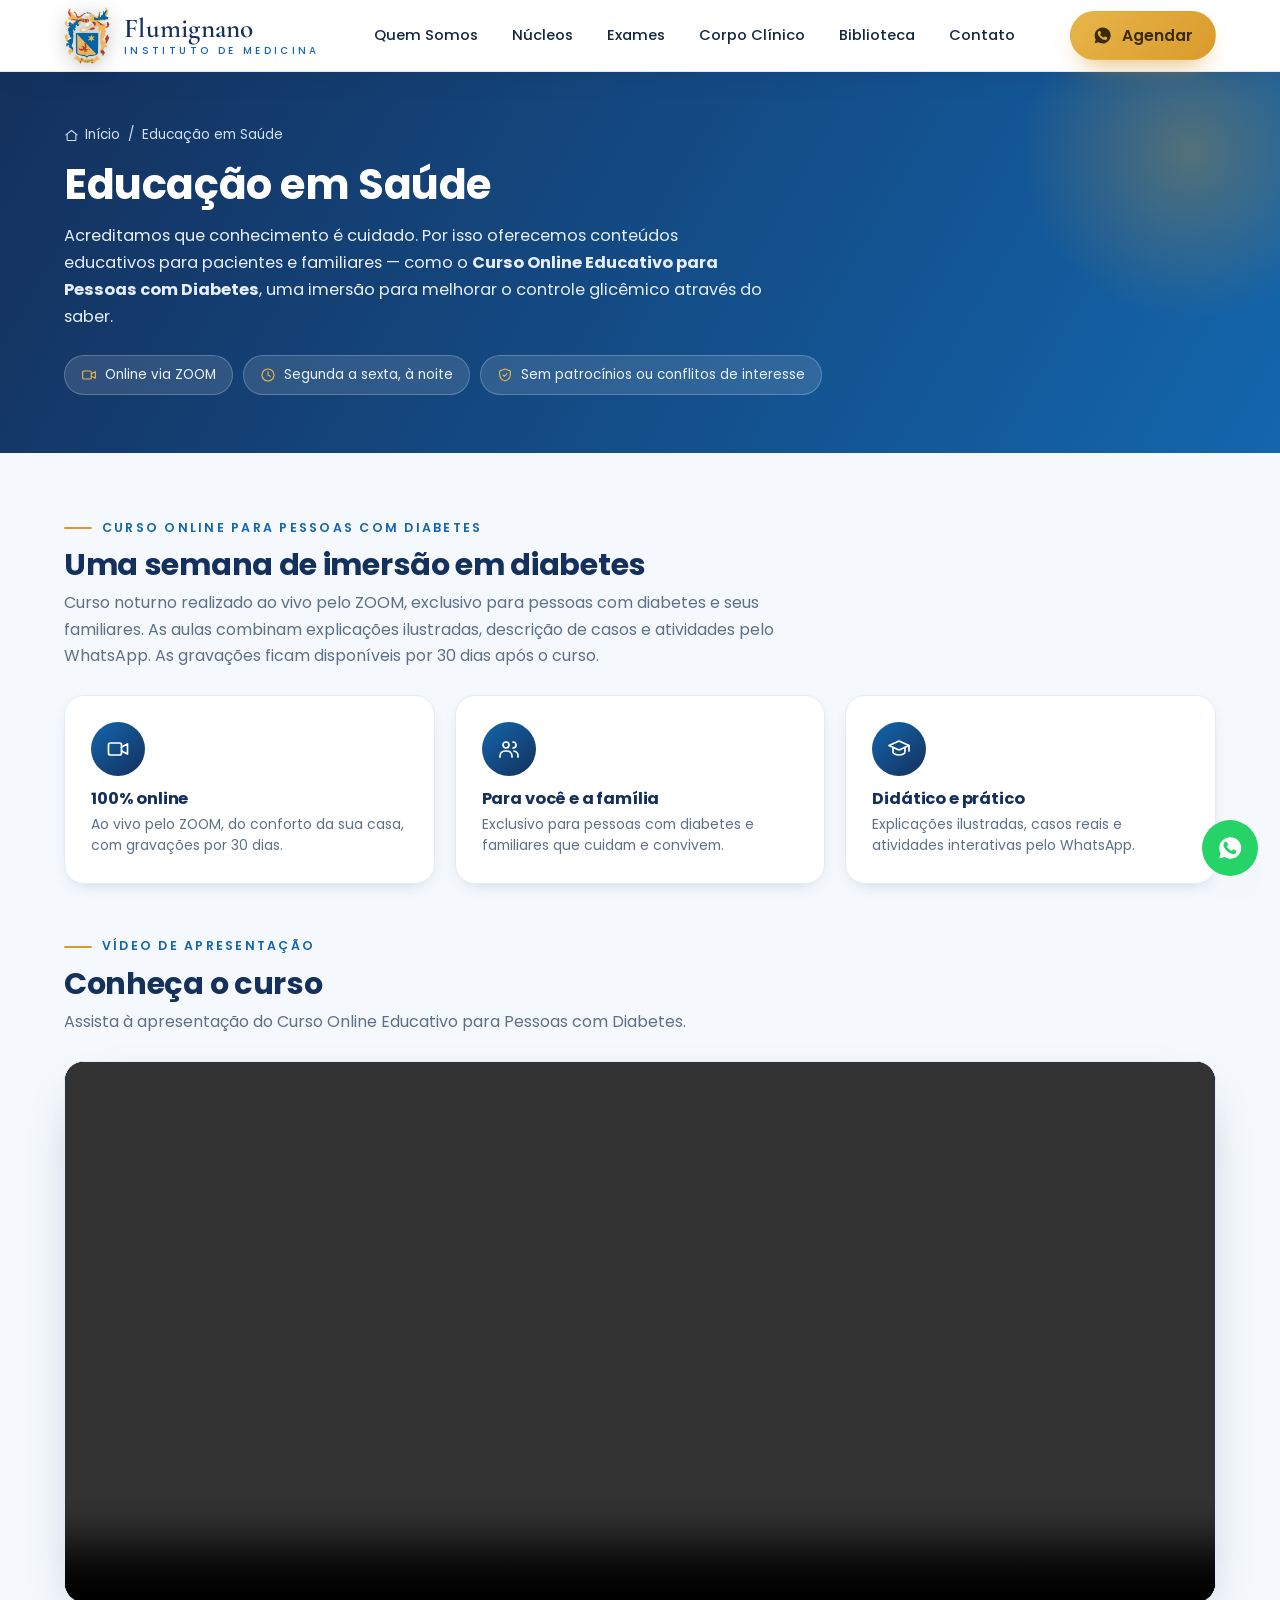
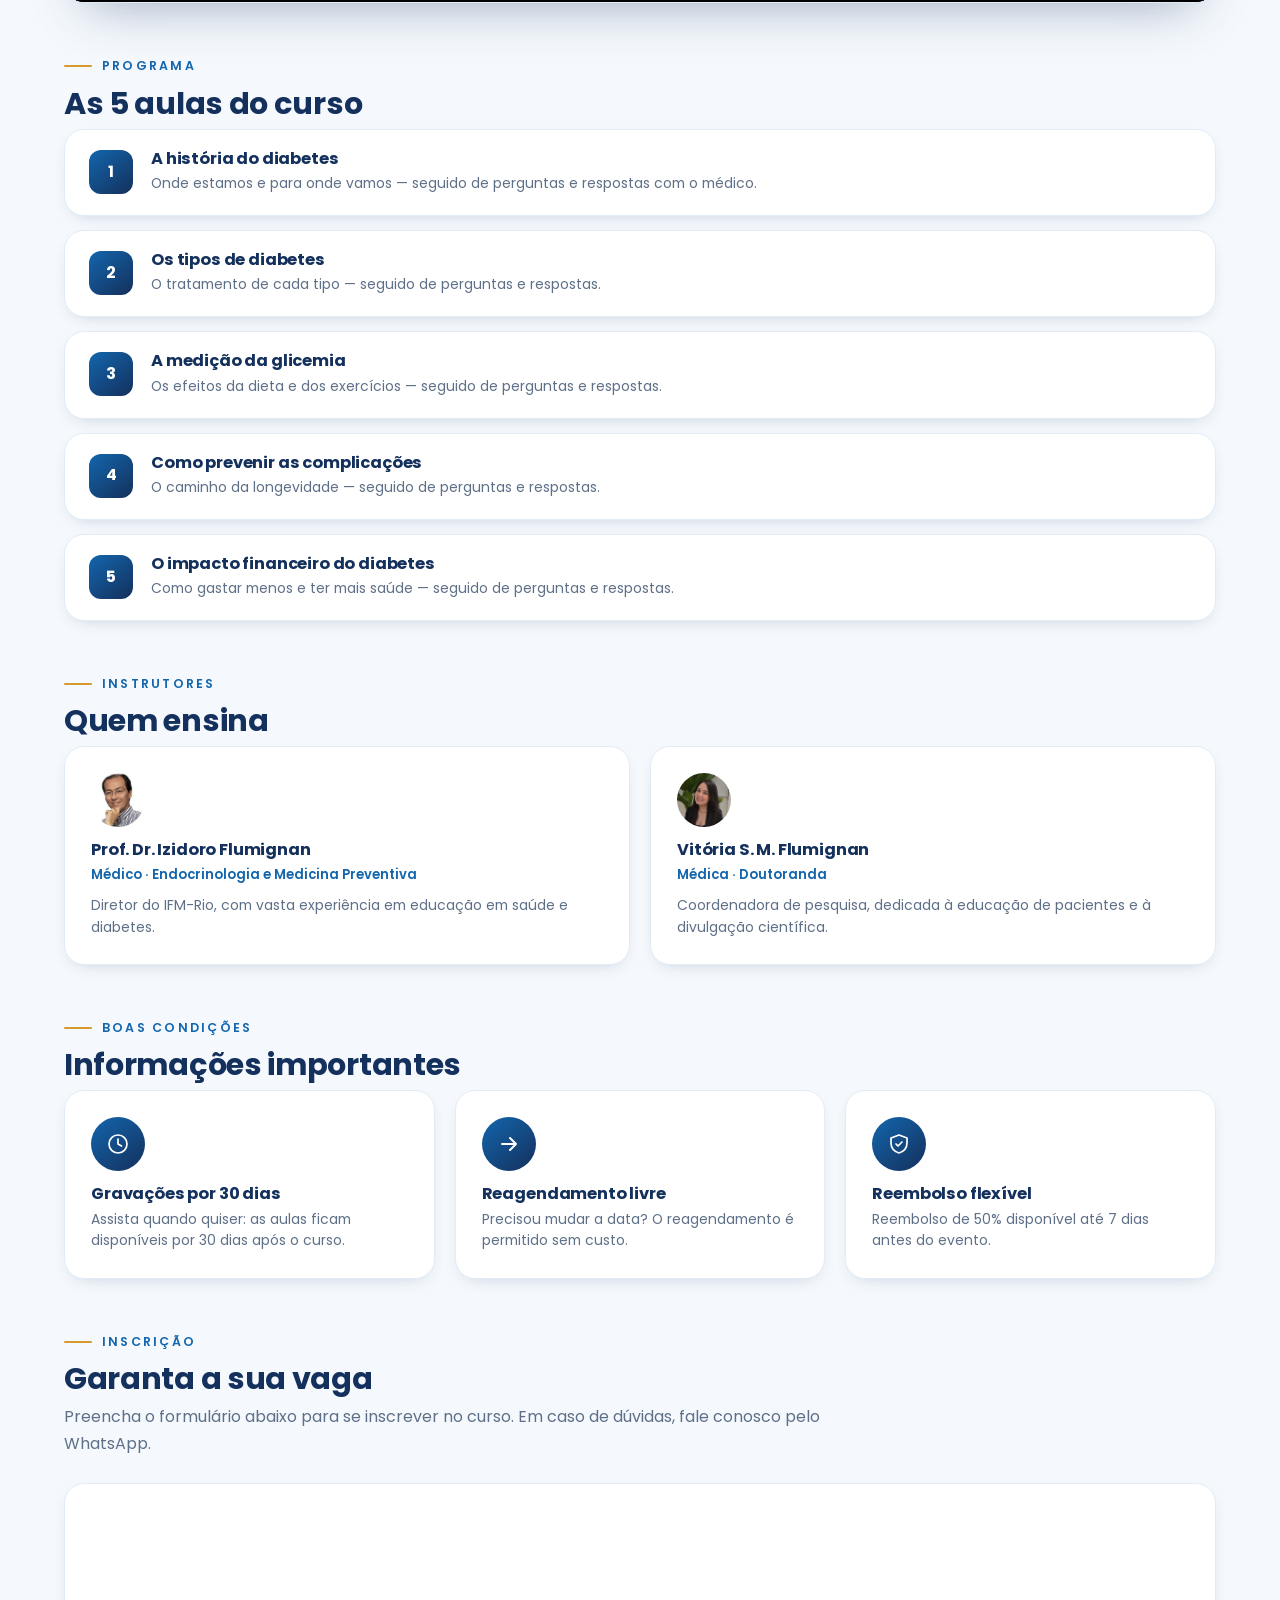
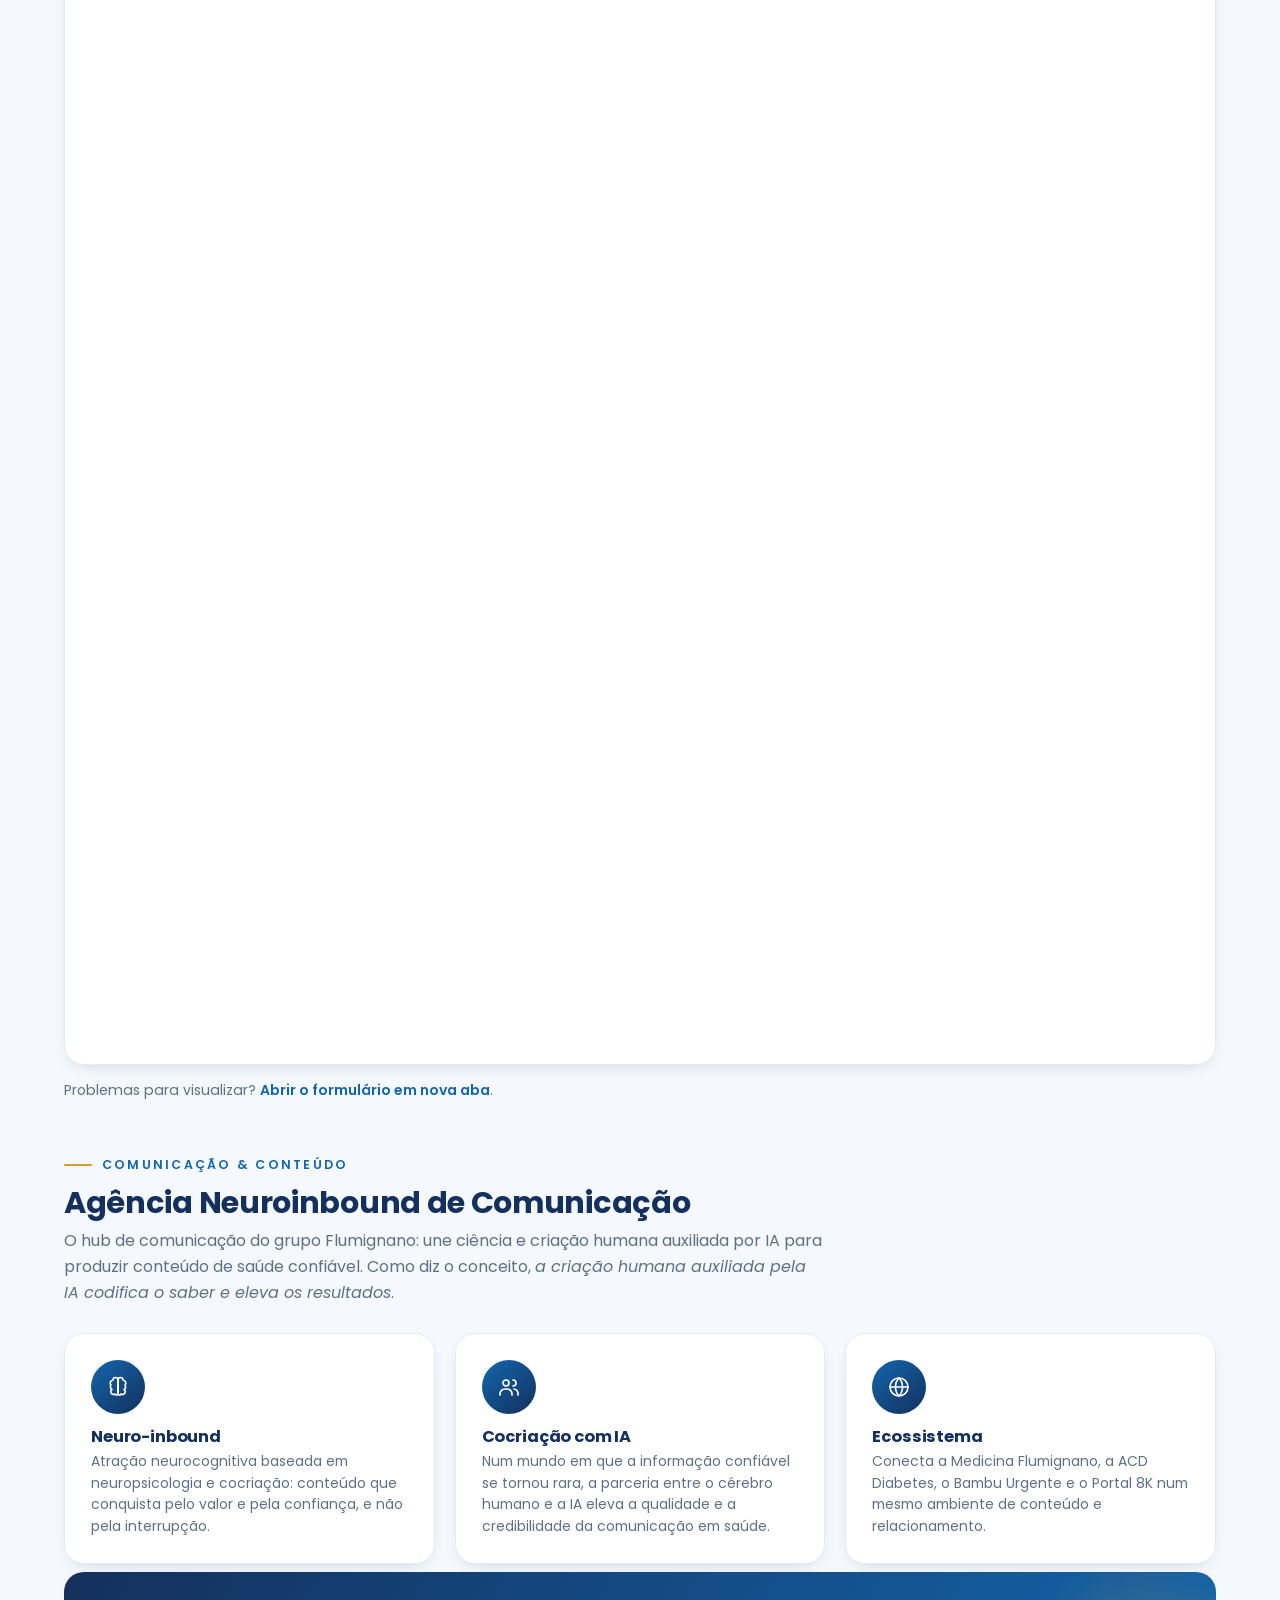
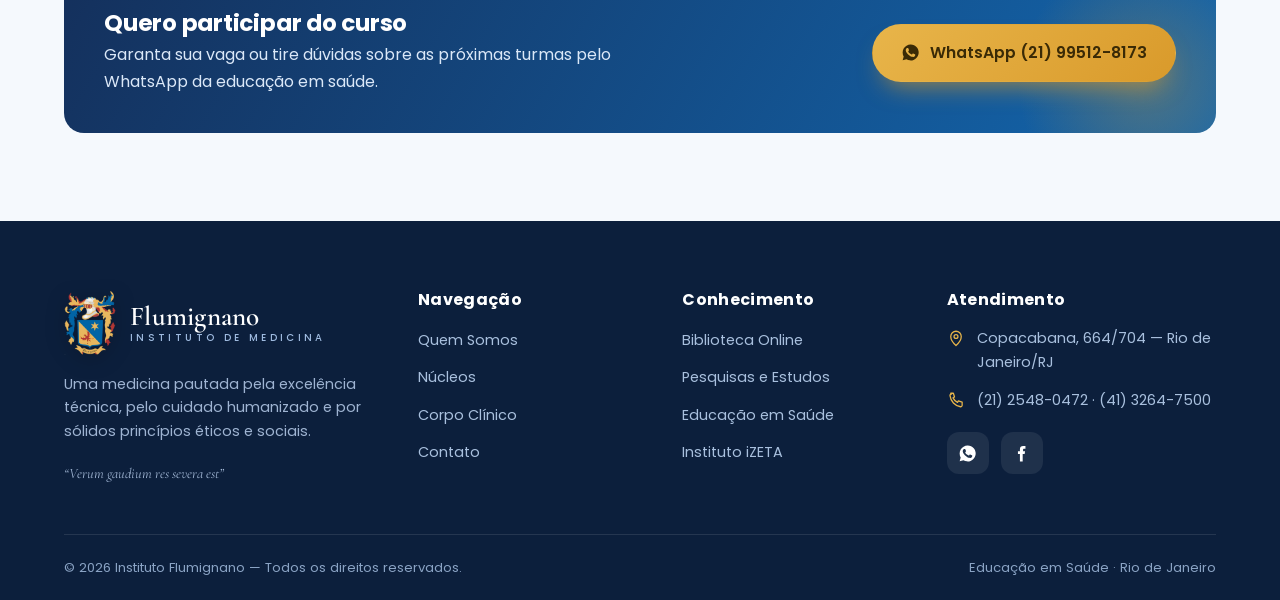
<file: educacao-saude.html>
<!DOCTYPE html>
<html lang="pt-BR">
<head>
<meta charset="UTF-8">
<meta name="viewport" content="width=device-width, initial-scale=1.0">
<title>Educação em Saúde — Instituto Flumignano de Medicina</title>
<meta name="description" content="Educação em Saúde do Instituto Flumignano de Medicina — curso online educativo para pessoas com diabetes e conteúdos para pacientes e familiares.">
<link rel="icon" type="image/png" href="assets/brasao-web.png">
<link rel="preconnect" href="https://fonts.googleapis.com">
<link rel="preconnect" href="https://fonts.gstatic.com" crossorigin>
<link href="https://fonts.googleapis.com/css2?family=Cormorant+Garamond:ital,wght@0,500;0,600;0,700;1,500;1,600&family=Poppins:wght@400;500;600;700&display=swap" rel="stylesheet">
<link rel="stylesheet" href="styles.css">
</head>
<body class="subpage">

<!-- HEADER -->
<header class="site-header" id="header">
  <div class="container">
    <a href="index.html" class="brand" aria-label="Instituto Flumignano de Medicina">
      <img class="brand__crest" src="assets/brasao-web.png" alt="Brasão Flumignano">
      <span class="brand__text">
        <span class="brand__name">Flumignano</span>
        <span class="brand__sub">Instituto de Medicina</span>
      </span>
    </a>
    <nav class="nav" id="nav" aria-label="Navegação principal">
      <a href="index.html#sobre">Quem Somos</a>
      <a href="index.html#nucleos">Núcleos</a>
      <a href="index.html#exames">Exames</a>
      <a href="index.html#equipe">Corpo Clínico</a>
      <a href="biblioteca.html">Biblioteca</a>
      <a href="index.html#contato">Contato</a>
      <a href="https://wa.me/5521987561627" class="btn btn-gold nav-cta" target="_blank" rel="noopener">Agendar</a>
    </nav>
    <div class="header-actions">
      <a href="https://wa.me/5521987561627" class="btn btn-gold nav-cta" target="_blank" rel="noopener"><svg><use href="assets/icons.svg#i-wa"/></svg> Agendar</a>
      <button class="nav-toggle" id="navToggle" aria-label="Abrir menu" aria-expanded="false"><span></span></button>
    </div>
  </div>
</header>
<div class="nav-backdrop" id="navBackdrop"></div>

<!-- SUBHERO -->
<section class="subhero">
  <div class="container">
    <nav class="breadcrumb" aria-label="Trilha">
      <a href="index.html"><svg><use href="assets/icons.svg#i-home"/></svg> Início</a>
      <span>/</span><span>Educação em Saúde</span>
    </nav>
    <h1>Educação em Saúde</h1>
    <p>Acreditamos que conhecimento é cuidado. Por isso oferecemos conteúdos educativos para pacientes e familiares — como o <strong>Curso Online Educativo para Pessoas com Diabetes</strong>, uma imersão para melhorar o controle glicêmico através do saber.</p>
    <div class="subhero__meta">
      <span class="chip"><svg><use href="assets/icons.svg#i-video"/></svg> Online via ZOOM</span>
      <span class="chip"><svg><use href="assets/icons.svg#i-clock"/></svg> Segunda a sexta, à noite</span>
      <span class="chip"><svg><use href="assets/icons.svg#i-shield"/></svg> Sem patrocínios ou conflitos de interesse</span>
    </div>
  </div>
</section>

<main class="subpage-main">
  <div class="container">

    <!-- SOBRE O CURSO -->
    <div class="section-block">
      <span class="eyebrow">Curso Online para Pessoas com Diabetes</span>
      <h2 class="block-title">Uma semana de imersão em diabetes</h2>
      <p class="block-lead">Curso noturno realizado ao vivo pelo ZOOM, exclusivo para pessoas com diabetes e seus familiares. As aulas combinam explicações ilustradas, descrição de casos e atividades pelo WhatsApp. As gravações ficam disponíveis por 30 dias após o curso.</p>
      <div class="info-grid">
        <div class="info-card"><div class="av"><svg style="width:24px;height:24px"><use href="assets/icons.svg#i-video"/></svg></div><h3>100% online</h3><p>Ao vivo pelo ZOOM, do conforto da sua casa, com gravações por 30 dias.</p></div>
        <div class="info-card"><div class="av"><svg style="width:24px;height:24px"><use href="assets/icons.svg#i-users"/></svg></div><h3>Para você e a família</h3><p>Exclusivo para pessoas com diabetes e familiares que cuidam e convivem.</p></div>
        <div class="info-card"><div class="av"><svg style="width:24px;height:24px"><use href="assets/icons.svg#i-grad"/></svg></div><h3>Didático e prático</h3><p>Explicações ilustradas, casos reais e atividades interativas pelo WhatsApp.</p></div>
      </div>
    </div>

    <!-- VÍDEO DE APRESENTAÇÃO -->
    <div class="section-block">
      <span class="eyebrow">Vídeo de Apresentação</span>
      <h2 class="block-title">Conheça o curso</h2>
      <p class="block-lead">Assista à apresentação do Curso Online Educativo para Pessoas com Diabetes.</p>
      <div class="media-frame">
        <video controls preload="metadata" playsinline>
          <source src="https://www.flumignano.com/medicos/TELEMEDICINA/VIDEO_APRES_CURSO-DIABETES.mp4" type="video/mp4">
          Seu navegador não suporta a reprodução de vídeo.
        </video>
      </div>
    </div>

    <!-- AULAS -->
    <div class="section-block">
      <span class="eyebrow">Programa</span>
      <h2 class="block-title">As 5 aulas do curso</h2>
      <div class="lessons">
        <div class="lesson"><div class="lesson__n"></div><div><h3>A história do diabetes</h3><p>Onde estamos e para onde vamos — seguido de perguntas e respostas com o médico.</p></div></div>
        <div class="lesson"><div class="lesson__n"></div><div><h3>Os tipos de diabetes</h3><p>O tratamento de cada tipo — seguido de perguntas e respostas.</p></div></div>
        <div class="lesson"><div class="lesson__n"></div><div><h3>A medição da glicemia</h3><p>Os efeitos da dieta e dos exercícios — seguido de perguntas e respostas.</p></div></div>
        <div class="lesson"><div class="lesson__n"></div><div><h3>Como prevenir as complicações</h3><p>O caminho da longevidade — seguido de perguntas e respostas.</p></div></div>
        <div class="lesson"><div class="lesson__n"></div><div><h3>O impacto financeiro do diabetes</h3><p>Como gastar menos e ter mais saúde — seguido de perguntas e respostas.</p></div></div>
      </div>
    </div>

    <!-- INSTRUTORES -->
    <div class="section-block">
      <span class="eyebrow">Instrutores</span>
      <h2 class="block-title">Quem ensina</h2>
      <div class="info-grid cols-2">
        <article class="info-card"><div class="av photo"><img src="assets/medicos/izidoro.jpg" alt="Prof. Dr. Izidoro Flumignan" loading="lazy"></div><h3>Prof. Dr. Izidoro Flumignan</h3><p class="role">Médico · Endocrinologia e Medicina Preventiva</p><p>Diretor do IFM-Rio, com vasta experiência em educação em saúde e diabetes.</p></article>
        <article class="info-card"><div class="av photo"><img src="assets/medicos/vitoria.jpeg" alt="Vitória S. M. Flumignan" loading="lazy"></div><h3>Vitória S. M. Flumignan</h3><p class="role">Médica · Doutoranda</p><p>Coordenadora de pesquisa, dedicada à educação de pacientes e à divulgação científica.</p></article>
      </div>
    </div>

    <!-- INFORMAÇÕES -->
    <div class="section-block">
      <span class="eyebrow">Boas Condições</span>
      <h2 class="block-title">Informações importantes</h2>
      <div class="info-grid">
        <div class="info-card"><div class="av"><svg style="width:24px;height:24px"><use href="assets/icons.svg#i-clock"/></svg></div><h3>Gravações por 30 dias</h3><p>Assista quando quiser: as aulas ficam disponíveis por 30 dias após o curso.</p></div>
        <div class="info-card"><div class="av"><svg style="width:24px;height:24px"><use href="assets/icons.svg#i-arrow"/></svg></div><h3>Reagendamento livre</h3><p>Precisou mudar a data? O reagendamento é permitido sem custo.</p></div>
        <div class="info-card"><div class="av"><svg style="width:24px;height:24px"><use href="assets/icons.svg#i-shield"/></svg></div><h3>Reembolso flexível</h3><p>Reembolso de 50% disponível até 7 dias antes do evento.</p></div>
      </div>
    </div>

    <!-- INSCRIÇÃO -->
    <div class="section-block" id="inscricao">
      <span class="eyebrow">Inscrição</span>
      <h2 class="block-title">Garanta a sua vaga</h2>
      <p class="block-lead">Preencha o formulário abaixo para se inscrever no curso. Em caso de dúvidas, fale conosco pelo WhatsApp.</p>
      <div class="form-embed">
        <iframe src="https://docs.google.com/forms/d/e/1FAIpQLSeoU0yZuq0r0XGyzWBQZme2P4HqTy1Y1Orcnv5rijYqPL_tLQ/viewform?embedded=true" title="Formulário de inscrição do curso" loading="lazy">Carregando…</iframe>
      </div>
      <p class="form-fallback">Problemas para visualizar? <a href="https://docs.google.com/forms/d/e/1FAIpQLSeoU0yZuq0r0XGyzWBQZme2P4HqTy1Y1Orcnv5rijYqPL_tLQ/viewform" target="_blank" rel="noopener">Abrir o formulário em nova aba</a>.</p>
    </div>

    <!-- AGÊNCIA NEUROINBOUND (estúdio.flumignano.com) -->
    <div class="section-block" id="comunicacao">
      <span class="eyebrow">Comunicação &amp; Conteúdo</span>
      <h2 class="block-title">Agência Neuroinbound de Comunicação</h2>
      <p class="block-lead">O hub de comunicação do grupo Flumignano: une ciência e criação humana auxiliada por IA para produzir conteúdo de saúde confiável. Como diz o conceito, <em>a criação humana auxiliada pela IA codifica o saber e eleva os resultados</em>.</p>
      <div class="info-grid">
        <div class="info-card"><div class="av"><svg style="width:24px;height:24px"><use href="assets/icons.svg#i-brain"/></svg></div><h3>Neuro-inbound</h3><p>Atração neurocognitiva baseada em neuropsicologia e cocriação: conteúdo que conquista pelo valor e pela confiança, e não pela interrupção.</p></div>
        <div class="info-card"><div class="av"><svg style="width:24px;height:24px"><use href="assets/icons.svg#i-users"/></svg></div><h3>Cocriação com IA</h3><p>Num mundo em que a informação confiável se tornou rara, a parceria entre o cérebro humano e a IA eleva a qualidade e a credibilidade da comunicação em saúde.</p></div>
        <div class="info-card"><div class="av"><svg style="width:24px;height:24px"><use href="assets/icons.svg#i-globe"/></svg></div><h3>Ecossistema</h3><p>Conecta a Medicina Flumignano, a ACD Diabetes, o Bambu Urgente e o Portal 8K num mesmo ambiente de conteúdo e relacionamento.</p></div>
      </div>


    <div class="callout">
      <div class="callout__txt">
        <h2>Quero participar do curso</h2>
        <p>Garanta sua vaga ou tire dúvidas sobre as próximas turmas pelo WhatsApp da educação em saúde.</p>
      </div>
      <a href="https://wa.me/5521995128173" class="btn btn-gold" target="_blank" rel="noopener"><svg><use href="assets/icons.svg#i-wa"/></svg> WhatsApp (21) 99512-8173</a>
    </div>

  </div>
</main>

<!-- FOOTER -->
<footer class="footer">
  <div class="container">
    <div class="footer__grid">
      <div class="footer__about">
        <a href="index.html" class="brand">
          <img class="brand__crest" src="assets/brasao-web.png" alt="Brasão Flumignano">
          <span class="brand__text"><span class="brand__name">Flumignano</span><span class="brand__sub">Instituto de Medicina</span></span>
        </a>
        <p>Uma medicina pautada pela excelência técnica, pelo cuidado humanizado e por sólidos princípios éticos e sociais.</p>
        <p class="footer__motto">“Verum gaudium res severa est”</p>
      </div>
      <div>
        <h4>Navegação</h4>
        <ul class="footer__links">
          <li><a href="index.html#sobre">Quem Somos</a></li>
          <li><a href="index.html#nucleos">Núcleos</a></li>
          <li><a href="index.html#equipe">Corpo Clínico</a></li>
          <li><a href="index.html#contato">Contato</a></li>
        </ul>
      </div>
      <div>
        <h4>Conhecimento</h4>
        <ul class="footer__links">
          <li><a href="biblioteca.html">Biblioteca Online</a></li>
          <li><a href="pesquisas.html">Pesquisas e Estudos</a></li>
          <li><a href="educacao-saude.html">Educação em Saúde</a></li>
          <li><a href="https://izeta.com.br/" target="_blank" rel="noopener">Instituto iZETA</a></li>
        </ul>
      </div>
      <div>
        <h4>Atendimento</h4>
        <ul class="footer__contact">
          <li><svg><use href="assets/icons.svg#i-pin"/></svg><span>Copacabana, 664/704 — Rio de Janeiro/RJ</span></li>
          <li><svg><use href="assets/icons.svg#i-phone"/></svg><span>(21) 2548-0472 · (41) 3264-7500</span></li>
        </ul>
        <div class="footer__social">
          <a href="https://wa.me/5521987561627" target="_blank" rel="noopener" aria-label="WhatsApp"><svg><use href="assets/icons.svg#i-wa"/></svg></a>
          <a href="https://www.facebook.com/pages/Instituto-Flumignano-de-Medicina/126873914071479" target="_blank" rel="noopener" aria-label="Facebook"><svg><use href="assets/icons.svg#i-fb"/></svg></a>
        </div>
      </div>
    </div>
    <div class="footer__bar">
      <span>© <span id="year"></span> Instituto Flumignano — Todos os direitos reservados.</span>
      <span>Educação em Saúde · Rio de Janeiro</span>
    </div>
  </div>
</footer>

<div class="fab-wrap" id="fabWrap">
  <div class="fab-menu" id="fabMenu">
    <span class="fab-menu__title">Falar com qual unidade?</span>
    <a href="https://wa.me/5521987561627" target="_blank" rel="noopener">
      <span class="ic"><svg><use href="assets/icons.svg#i-wa"/></svg></span>
      <span><b>Rio de Janeiro</b><small>(21) 98756-1627</small></span>
    </a>
    <a href="https://api.whatsapp.com/send?phone=5541996182974&amp;text=Ol%C3%A1!%20Gostaria%20de%20agendar%20uma%20consulta." target="_blank" rel="noopener">
      <span class="ic"><svg><use href="assets/icons.svg#i-wa"/></svg></span>
      <span><b>Curitiba</b><small>(41) 99618-2974</small></span>
    </a>
  </div>
  <button class="fab fab-wa" id="fabWa" aria-label="Falar no WhatsApp" aria-expanded="false"><svg><use href="assets/icons.svg#i-wa"/></svg></button>
</div>
<button class="fab fab-top" id="toTop" aria-label="Voltar ao topo"><svg><use href="assets/icons.svg#i-up"/></svg></button>

<script src="script.js"></script>
</body>
</html>
</file>
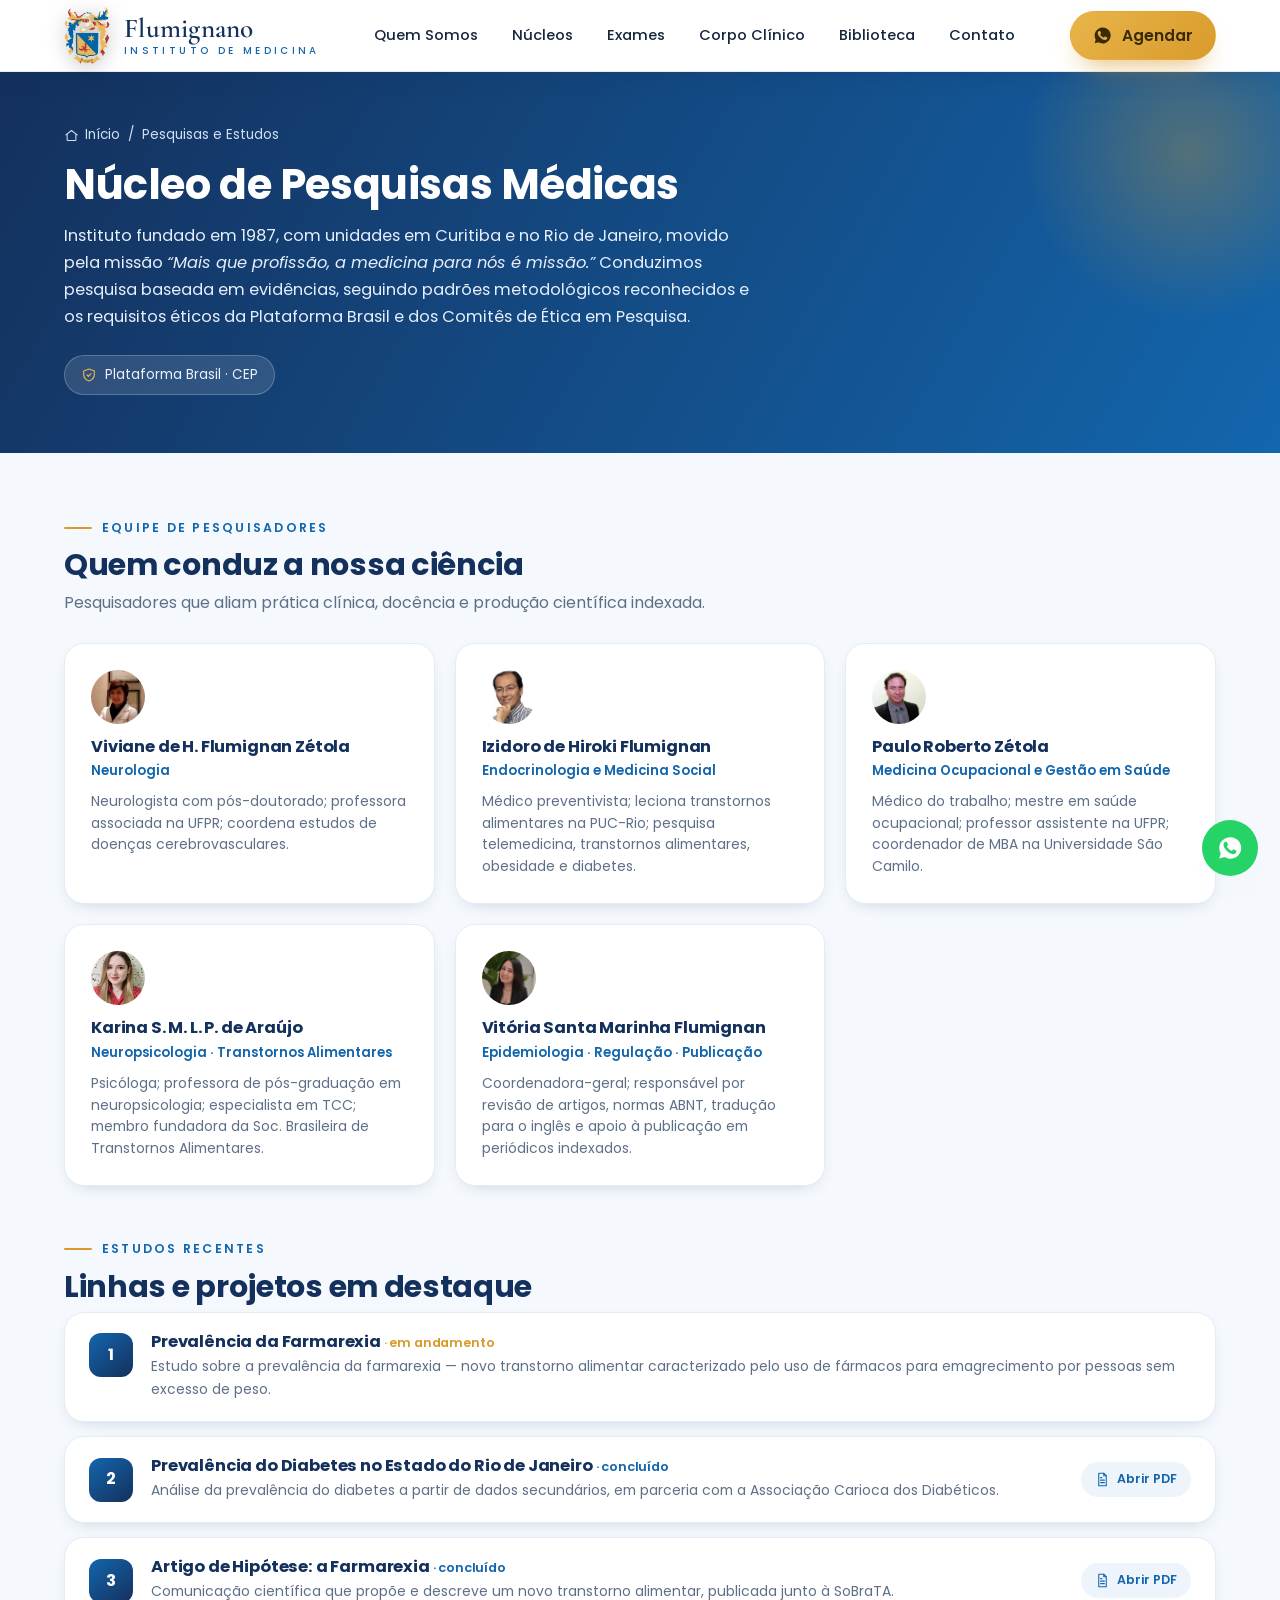
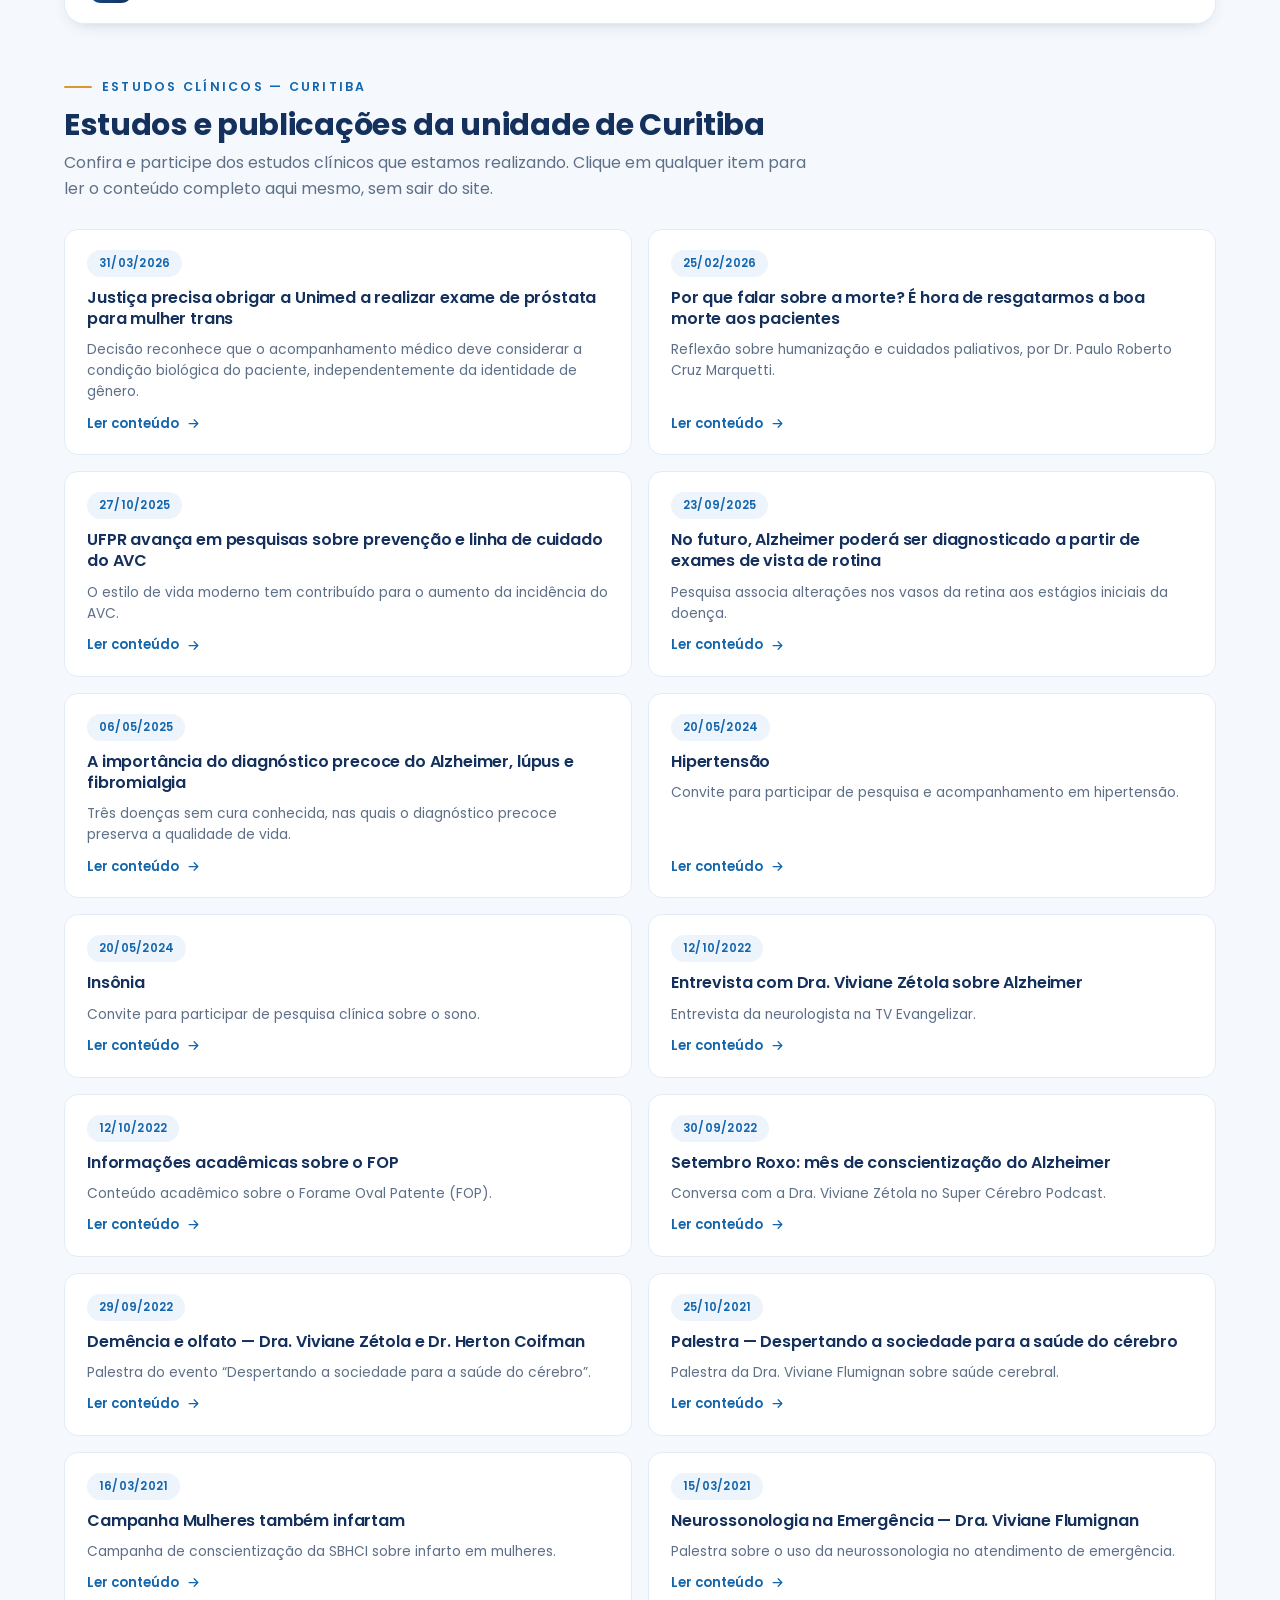
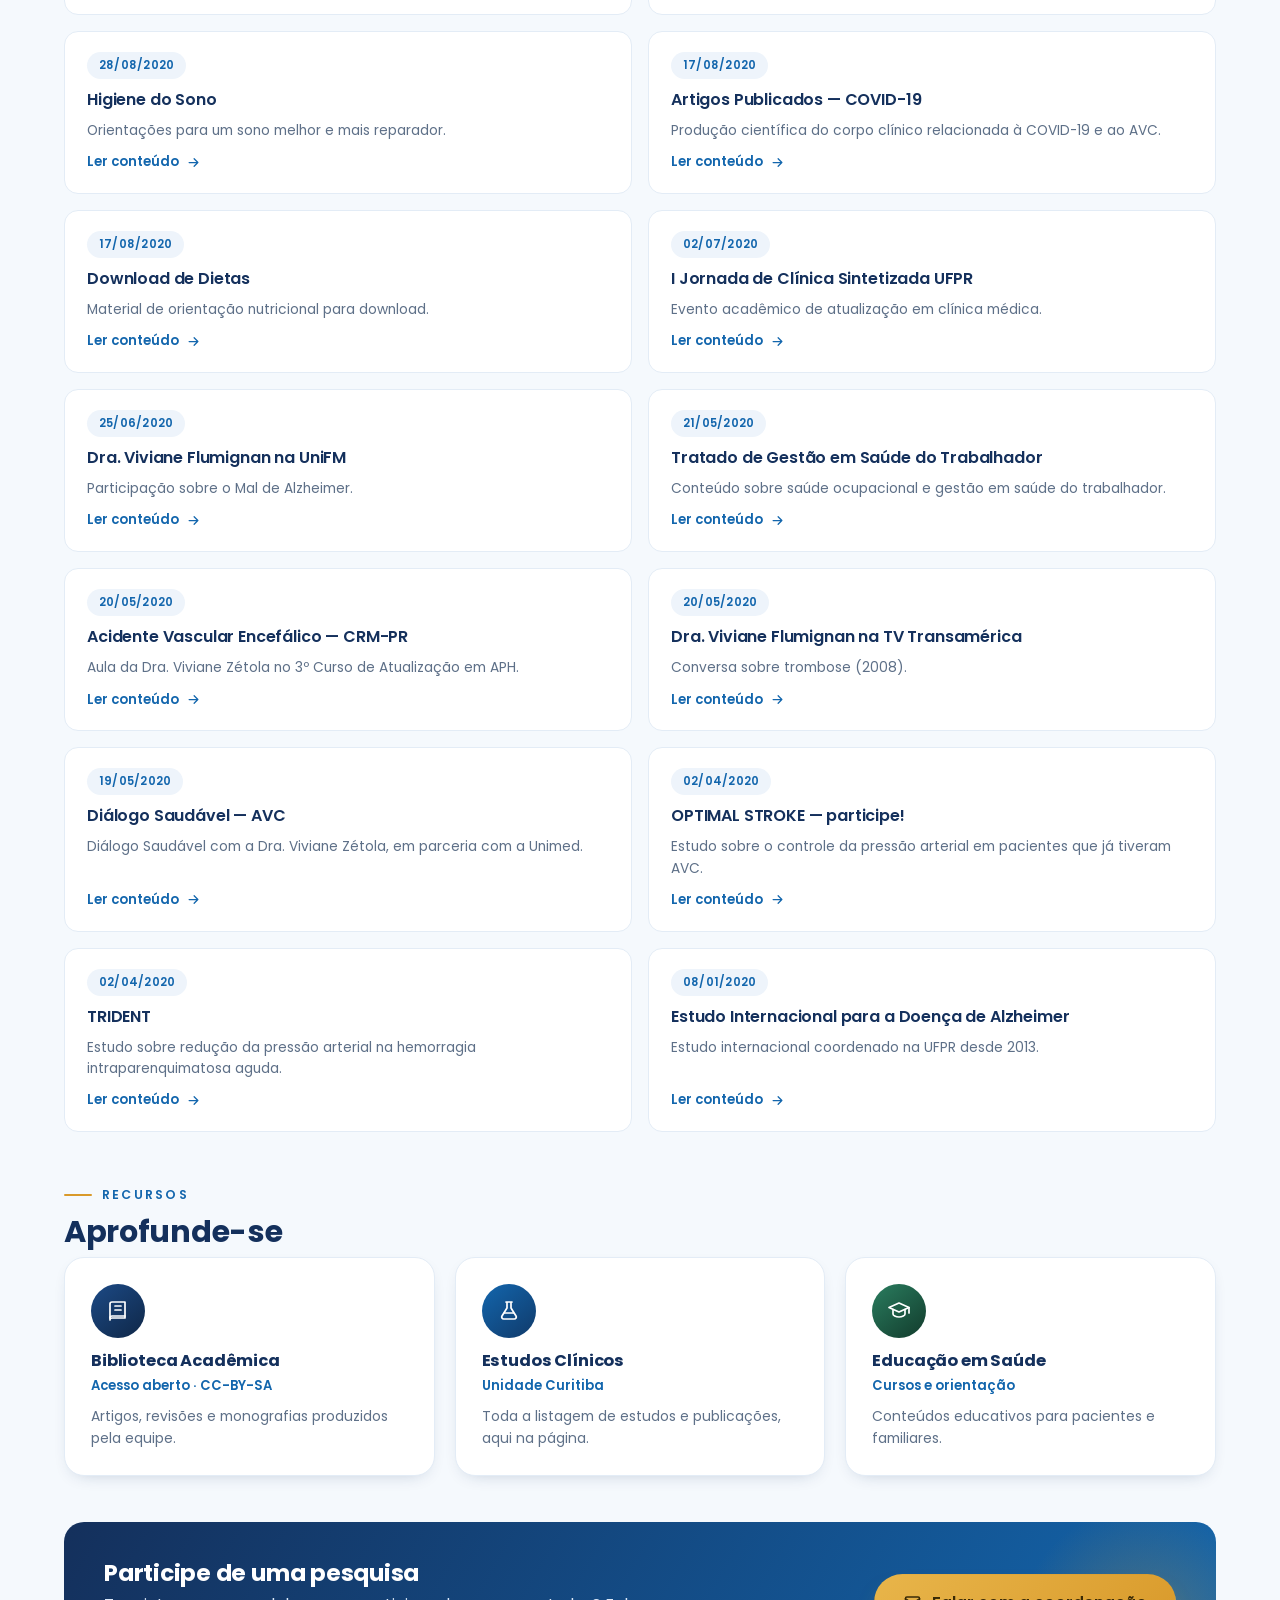
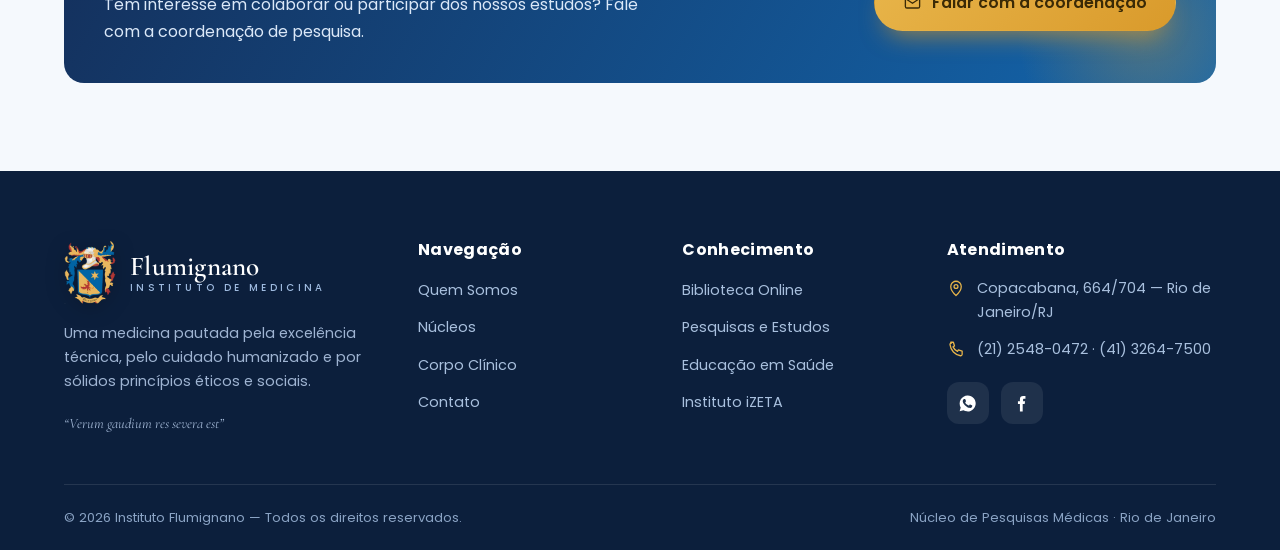
<file: pesquisas.html>
<!DOCTYPE html>
<html lang="pt-BR">
<head>
<meta charset="UTF-8">
<meta name="viewport" content="width=device-width, initial-scale=1.0">
<title>Pesquisas e Estudos — Instituto Flumignano de Medicina</title>
<meta name="description" content="Núcleo de Pesquisas Médicas do Instituto Flumignano de Medicina — estudos clínicos com rigor metodológico e ético, equipe de pesquisadores e linhas de pesquisa.">
<link rel="icon" type="image/png" href="assets/brasao-web.png">
<link rel="preconnect" href="https://fonts.googleapis.com">
<link rel="preconnect" href="https://fonts.gstatic.com" crossorigin>
<link href="https://fonts.googleapis.com/css2?family=Cormorant+Garamond:ital,wght@0,500;0,600;0,700;1,500;1,600&family=Poppins:wght@400;500;600;700&display=swap" rel="stylesheet">
<link rel="stylesheet" href="styles.css">
</head>
<body class="subpage">

<!-- HEADER -->
<header class="site-header" id="header">
  <div class="container">
    <a href="index.html" class="brand" aria-label="Instituto Flumignano de Medicina">
      <img class="brand__crest" src="assets/brasao-web.png" alt="Brasão Flumignano">
      <span class="brand__text">
        <span class="brand__name">Flumignano</span>
        <span class="brand__sub">Instituto de Medicina</span>
      </span>
    </a>
    <nav class="nav" id="nav" aria-label="Navegação principal">
      <a href="index.html#sobre">Quem Somos</a>
      <a href="index.html#nucleos">Núcleos</a>
      <a href="index.html#exames">Exames</a>
      <a href="index.html#equipe">Corpo Clínico</a>
      <a href="biblioteca.html">Biblioteca</a>
      <a href="index.html#contato">Contato</a>
      <a href="https://wa.me/5521987561627" class="btn btn-gold nav-cta" target="_blank" rel="noopener">Agendar</a>
    </nav>
    <div class="header-actions">
      <a href="https://wa.me/5521987561627" class="btn btn-gold nav-cta" target="_blank" rel="noopener"><svg><use href="assets/icons.svg#i-wa"/></svg> Agendar</a>
      <button class="nav-toggle" id="navToggle" aria-label="Abrir menu" aria-expanded="false"><span></span></button>
    </div>
  </div>
</header>
<div class="nav-backdrop" id="navBackdrop"></div>

<!-- SUBHERO -->
<section class="subhero">
  <div class="container">
    <nav class="breadcrumb" aria-label="Trilha">
      <a href="index.html"><svg><use href="assets/icons.svg#i-home"/></svg> Início</a>
      <span>/</span><span>Pesquisas e Estudos</span>
    </nav>
    <h1>Núcleo de Pesquisas Médicas</h1>
    <p>Instituto fundado em 1987, com unidades em Curitiba e no Rio de Janeiro, movido pela missão <em>“Mais que profissão, a medicina para nós é missão.”</em> Conduzimos pesquisa baseada em evidências, seguindo padrões metodológicos reconhecidos e os requisitos éticos da Plataforma Brasil e dos Comitês de Ética em Pesquisa.</p>
    <div class="subhero__meta">
      <span class="chip"><svg><use href="assets/icons.svg#i-shield"/></svg> Plataforma Brasil · CEP</span>
    </div>
  </div>
</section>

<main class="subpage-main">
  <div class="container">

    <!-- EQUIPE DE PESQUISADORES -->
    <div class="section-block">
      <span class="eyebrow">Equipe de Pesquisadores</span>
      <h2 class="block-title">Quem conduz a nossa ciência</h2>
      <p class="block-lead">Pesquisadores que aliam prática clínica, docência e produção científica indexada.</p>
      <div class="info-grid">
        <article class="info-card"><div class="av photo"><img src="assets/medicos/viviane.jpg" alt="Dra. Viviane Zétola" loading="lazy"></div><h3>Viviane de H. Flumignan Zétola</h3><p class="role">Neurologia</p><p>Neurologista com pós-doutorado; professora associada na UFPR; coordena estudos de doenças cerebrovasculares.</p></article>
        <article class="info-card"><div class="av photo"><img src="assets/medicos/izidoro.jpg" alt="Dr. Izidoro Flumignan" loading="lazy"></div><h3>Izidoro de Hiroki Flumignan</h3><p class="role">Endocrinologia e Medicina Social</p><p>Médico preventivista; leciona transtornos alimentares na PUC-Rio; pesquisa telemedicina, transtornos alimentares, obesidade e diabetes.</p></article>
        <article class="info-card"><div class="av photo"><img src="assets/medicos/paulo-zetola.jpg" alt="Dr. Paulo Roberto Zétola" loading="lazy"></div><h3>Paulo Roberto Zétola</h3><p class="role">Medicina Ocupacional e Gestão em Saúde</p><p>Médico do trabalho; mestre em saúde ocupacional; professor assistente na UFPR; coordenador de MBA na Universidade São Camilo.</p></article>
        <article class="info-card"><div class="av photo"><img src="assets/medicos/karina-santa-marinha.jpg" alt="Karina S. M. L. P. de Araújo" loading="lazy"></div><h3>Karina S. M. L. P. de Araújo</h3><p class="role">Neuropsicologia · Transtornos Alimentares</p><p>Psicóloga; professora de pós-graduação em neuropsicologia; especialista em TCC; membro fundadora da Soc. Brasileira de Transtornos Alimentares.</p></article>
        <article class="info-card"><div class="av photo"><img src="assets/medicos/vitoria.jpeg" alt="Dra. Vitória Santa Marinha Flumignan" loading="lazy"></div><h3>Vitória Santa Marinha Flumignan</h3><p class="role">Epidemiologia · Regulação · Publicação</p><p>Coordenadora-geral; responsável por revisão de artigos, normas ABNT, tradução para o inglês e apoio à publicação em periódicos indexados.</p></article>
      </div>
    </div>

    <!-- ESTUDOS RECENTES -->
    <div class="section-block">
      <span class="eyebrow">Estudos Recentes</span>
      <h2 class="block-title">Linhas e projetos em destaque</h2>
      <div class="lessons">
        <div class="lesson"><div class="lesson__n"></div><div><h3>Prevalência da Farmarexia <span style="color:var(--gold);font-size:.8rem;font-weight:600">· em andamento</span></h3><p>Estudo sobre a prevalência da farmarexia — novo transtorno alimentar caracterizado pelo uso de fármacos para emagrecimento por pessoas sem excesso de peso.</p></div></div>
        <div class="lesson is-link" role="button" tabindex="0" data-view="https://www.flumignano.com/medicos/Download/PREVALENCIA_DIABETES_RIO_DE_JANEIRO-2022-ACD%20_IH%20Flumignan_final.pdf" data-view-title="Prevalência do Diabetes no Estado do Rio de Janeiro (2022)"><div class="lesson__n"></div><div><h3>Prevalência do Diabetes no Estado do Rio de Janeiro <span style="color:var(--blue);font-size:.8rem;font-weight:600">· concluído</span></h3><p>Análise da prevalência do diabetes a partir de dados secundários, em parceria com a Associação Carioca dos Diabéticos.</p></div><span class="open-tag"><svg><use href="assets/icons.svg#i-doc"/></svg> Abrir PDF</span></div>
        <div class="lesson is-link" role="button" tabindex="0" data-view="https://www.flumignano.com/medicos/Download/ARTIGO_FARMAREXIA-05-2024.pdf" data-view-title="Artigo de Hipótese: a Farmarexia (2024)"><div class="lesson__n"></div><div><h3>Artigo de Hipótese: a Farmarexia <span style="color:var(--blue);font-size:.8rem;font-weight:600">· concluído</span></h3><p>Comunicação científica que propõe e descreve um novo transtorno alimentar, publicada junto à SoBraTA.</p></div><span class="open-tag"><svg><use href="assets/icons.svg#i-doc"/></svg> Abrir PDF</span></div>
      </div>
    </div>

    <!-- ESTUDOS CLÍNICOS CURITIBA (conteúdo nativo, sem sair do site) -->
    <div class="section-block" id="estudos-curitiba">
      <span class="eyebrow">Estudos Clínicos — Curitiba</span>
      <h2 class="block-title">Estudos e publicações da unidade de Curitiba</h2>
      <p class="block-lead">Confira e participe dos estudos clínicos que estamos realizando. Clique em qualquer item para ler o conteúdo completo aqui mesmo, sem sair do site.</p>
      <div class="study-grid" id="studyGrid"></div>
    </div>

    <!-- RECURSOS -->
    <div class="section-block">
      <span class="eyebrow">Recursos</span>
      <h2 class="block-title">Aprofunde-se</h2>
      <div class="info-grid">
        <a class="info-card" href="biblioteca.html"><div class="av" style="background:linear-gradient(140deg,#1c4a86,#0f2747)"><svg style="width:24px;height:24px" ><use href="assets/icons.svg#i-book"/></svg></div><h3>Biblioteca Acadêmica</h3><p class="role">Acesso aberto · CC-BY-SA</p><p>Artigos, revisões e monografias produzidos pela equipe.</p></a>
        <a class="info-card" href="#estudos-curitiba"><div class="av" style="background:linear-gradient(140deg,#1366ad,#103a6a)"><svg style="width:24px;height:24px"><use href="assets/icons.svg#i-flask"/></svg></div><h3>Estudos Clínicos</h3><p class="role">Unidade Curitiba</p><p>Toda a listagem de estudos e publicações, aqui na página.</p></a>
        <a class="info-card" href="educacao-saude.html"><div class="av" style="background:linear-gradient(140deg,#2a7d5f,#123b2c)"><svg style="width:24px;height:24px"><use href="assets/icons.svg#i-grad"/></svg></div><h3>Educação em Saúde</h3><p class="role">Cursos e orientação</p><p>Conteúdos educativos para pacientes e familiares.</p></a>
      </div>
    </div>

    <div class="callout">
      <div class="callout__txt">
        <h2>Participe de uma pesquisa</h2>
        <p>Tem interesse em colaborar ou participar dos nossos estudos? Fale com a coordenação de pesquisa.</p>
      </div>
      <a href="mailto:vitoria.flumignan@gmail.com" class="btn btn-gold"><svg><use href="assets/icons.svg#i-mail"/></svg> Falar com a coordenação</a>
    </div>

  </div>
</main>

<!-- FOOTER -->
<footer class="footer">
  <div class="container">
    <div class="footer__grid">
      <div class="footer__about">
        <a href="index.html" class="brand">
          <img class="brand__crest" src="assets/brasao-web.png" alt="Brasão Flumignano">
          <span class="brand__text"><span class="brand__name">Flumignano</span><span class="brand__sub">Instituto de Medicina</span></span>
        </a>
        <p>Uma medicina pautada pela excelência técnica, pelo cuidado humanizado e por sólidos princípios éticos e sociais.</p>
        <p class="footer__motto">“Verum gaudium res severa est”</p>
      </div>
      <div>
        <h4>Navegação</h4>
        <ul class="footer__links">
          <li><a href="index.html#sobre">Quem Somos</a></li>
          <li><a href="index.html#nucleos">Núcleos</a></li>
          <li><a href="index.html#equipe">Corpo Clínico</a></li>
          <li><a href="index.html#contato">Contato</a></li>
        </ul>
      </div>
      <div>
        <h4>Conhecimento</h4>
        <ul class="footer__links">
          <li><a href="biblioteca.html">Biblioteca Online</a></li>
          <li><a href="pesquisas.html">Pesquisas e Estudos</a></li>
          <li><a href="educacao-saude.html">Educação em Saúde</a></li>
          <li><a href="https://izeta.com.br/" target="_blank" rel="noopener">Instituto iZETA</a></li>
        </ul>
      </div>
      <div>
        <h4>Atendimento</h4>
        <ul class="footer__contact">
          <li><svg><use href="assets/icons.svg#i-pin"/></svg><span>Copacabana, 664/704 — Rio de Janeiro/RJ</span></li>
          <li><svg><use href="assets/icons.svg#i-phone"/></svg><span>(21) 2548-0472 · (41) 3264-7500</span></li>
        </ul>
        <div class="footer__social">
          <a href="https://wa.me/5521987561627" target="_blank" rel="noopener" aria-label="WhatsApp"><svg><use href="assets/icons.svg#i-wa"/></svg></a>
          <a href="https://www.facebook.com/pages/Instituto-Flumignano-de-Medicina/126873914071479" target="_blank" rel="noopener" aria-label="Facebook"><svg><use href="assets/icons.svg#i-fb"/></svg></a>
        </div>
      </div>
    </div>
    <div class="footer__bar">
      <span>© <span id="year"></span> Instituto Flumignano — Todos os direitos reservados.</span>
      <span>Núcleo de Pesquisas Médicas · Rio de Janeiro</span>
    </div>
  </div>
</footer>

<div class="fab-wrap" id="fabWrap">
  <div class="fab-menu" id="fabMenu">
    <span class="fab-menu__title">Falar com qual unidade?</span>
    <a href="https://wa.me/5521987561627" target="_blank" rel="noopener">
      <span class="ic"><svg><use href="assets/icons.svg#i-wa"/></svg></span>
      <span><b>Rio de Janeiro</b><small>(21) 98756-1627</small></span>
    </a>
    <a href="https://api.whatsapp.com/send?phone=5541996182974&amp;text=Ol%C3%A1!%20Gostaria%20de%20agendar%20uma%20consulta." target="_blank" rel="noopener">
      <span class="ic"><svg><use href="assets/icons.svg#i-wa"/></svg></span>
      <span><b>Curitiba</b><small>(41) 99618-2974</small></span>
    </a>
  </div>
  <button class="fab fab-wa" id="fabWa" aria-label="Falar no WhatsApp" aria-expanded="false"><svg><use href="assets/icons.svg#i-wa"/></svg></button>
</div>
<button class="fab fab-top" id="toTop" aria-label="Voltar ao topo"><svg><use href="assets/icons.svg#i-up"/></svg></button>

<!-- Estudos Clínicos de Curitiba — conteúdo migrado (nativo, abre no visualizador da página) -->
<script src="estudos.js"></script>
<script>
(function () {
  var grid = document.getElementById("studyGrid");
  if (!grid || !window.ESTUDOS || !window.ESTUDOS_ORDER) return;
  var arrow = '<svg><use href="assets/icons.svg#i-arrow"/></svg>';
  window.ESTUDOS_ORDER.forEach(function (slug) {
    var a = window.ESTUDOS[slug];
    if (!a) return;
    var c = document.createElement("article");
    c.className = "study-card";
    c.setAttribute("role", "button");
    c.setAttribute("tabindex", "0");
    c.setAttribute("data-article", slug);
    var date = document.createElement("span"); date.className = "study-card__date"; date.textContent = a.date; c.appendChild(date);
    var h = document.createElement("h3"); h.textContent = a.title; c.appendChild(h);
    if (a.excerpt) { var p = document.createElement("p"); p.textContent = a.excerpt; c.appendChild(p); }
    var ler = document.createElement("span"); ler.className = "ler"; ler.innerHTML = "Ler conteúdo " + arrow; c.appendChild(ler);
    grid.appendChild(c);
  });
})();
</script>

<script src="script.js"></script>
</body>
</html>
</file>
<file: styles.css>
/* =========================================================
   Instituto Flumignano de Medicina — Folha de estilo
   Paleta inspirada no brasão (azul, dourado, vermelho)
   ========================================================= */

:root{
  /* Cores da marca */
  --navy:#14305c;
  --navy-2:#1b3b6f;
  --blue:#1366ad;
  --blue-bright:#2a86d6;
  --gold:#d99a2b;
  --gold-soft:#e8b54a;
  --red:#b5232a;

  /* Neutros */
  --ink:#15263d;
  --muted:#5e7088;
  --bg:#ffffff;
  --bg-soft:#eef4fb;
  --bg-soft-2:#f5f9fd;
  --line:#e3ecf6;

  /* Forma */
  --radius:20px;
  --radius-sm:14px;
  --shadow-sm:0 6px 18px -10px rgba(20,48,92,.30);
  --shadow:0 22px 50px -24px rgba(20,48,92,.45);
  --shadow-lg:0 40px 80px -30px rgba(20,48,92,.55);

  /* Tipografia */
  --serif:"Cormorant Garamond",Georgia,"Times New Roman",serif;
  --sans:"Poppins",system-ui,-apple-system,"Segoe UI",Roboto,Helvetica,Arial,sans-serif;

  --maxw:1200px;
  --header-h:84px;
}

*,*::before,*::after{box-sizing:border-box}
html{scroll-behavior:smooth;scroll-padding-top:90px}
body{
  margin:0;
  font-family:var(--sans);
  color:var(--ink);
  background:var(--bg);
  line-height:1.65;
  font-size:16px;
  -webkit-font-smoothing:antialiased;
  overflow-x:hidden;
}
img{max-width:100%;display:block}
a{color:inherit;text-decoration:none}
ul{margin:0;padding:0;list-style:none}
button{font-family:inherit;cursor:pointer}

.container{width:100%;max-width:var(--maxw);margin:0 auto;padding:0 24px}

/* ---------- Tipografia auxiliar ---------- */
.eyebrow{
  display:inline-flex;align-items:center;gap:10px;
  font-size:.78rem;font-weight:600;letter-spacing:.18em;
  text-transform:uppercase;color:var(--blue);
  margin:0 0 16px;
}
.eyebrow::before{content:"";width:28px;height:2px;background:var(--gold);border-radius:2px}
.eyebrow.center{justify-content:center}
.eyebrow.light{color:#cfe3fb}

h1,h2,h3,h4{margin:0;line-height:1.12;font-weight:700;letter-spacing:-.01em}
.section-title{font-size:clamp(1.9rem,4vw,2.85rem);color:var(--navy)}
.section-lead{max-width:620px;color:var(--muted);font-size:1.05rem;margin:18px 0 0}
.center{text-align:center}
.center .section-lead{margin-left:auto;margin-right:auto}

/* ---------- Botões ---------- */
.btn{
  display:inline-flex;align-items:center;justify-content:center;gap:10px;
  padding:15px 28px;border-radius:999px;font-weight:600;font-size:.98rem;
  border:1.6px solid transparent;transition:.25s ease;white-space:nowrap;
}
.btn svg{width:19px;height:19px}
.btn-primary{background:var(--blue);color:#fff;box-shadow:0 14px 26px -12px rgba(19,102,173,.8)}
.btn-primary:hover{background:var(--navy-2);transform:translateY(-2px);box-shadow:0 20px 34px -14px rgba(19,102,173,.9)}
.btn-gold{background:linear-gradient(135deg,var(--gold-soft),var(--gold));color:#3a2a06;box-shadow:0 14px 26px -12px rgba(217,154,43,.75)}
.btn-gold:hover{transform:translateY(-2px);box-shadow:0 20px 34px -12px rgba(217,154,43,.9)}
.btn-ghost{background:rgba(255,255,255,.12);color:#fff;border-color:rgba(255,255,255,.55);backdrop-filter:blur(4px)}
.btn-ghost:hover{background:#fff;color:var(--navy);border-color:#fff}
.btn-outline{background:transparent;color:var(--navy);border-color:var(--line)}
.btn-outline:hover{border-color:var(--blue);color:var(--blue);transform:translateY(-2px)}

/* =========================================================
   HEADER
   ========================================================= */
.site-header{
  position:fixed;inset:0 0 auto 0;z-index:60;height:var(--header-h);
  display:flex;align-items:center;transition:.35s ease;
}
.site-header .container{display:flex;align-items:center;justify-content:space-between;gap:24px}
.site-header.scrolled{
  height:72px;background:rgba(255,255,255,.92);
  backdrop-filter:saturate(160%) blur(12px);
  box-shadow:0 10px 30px -20px rgba(20,48,92,.6);
  border-bottom:1px solid var(--line);
}

/* Logo lockup: brasão + wordmark */
.brand{display:flex;align-items:center;gap:14px}
.brand__crest{width:52px;height:auto;filter:drop-shadow(0 4px 10px rgba(0,0,0,.25));transition:.35s}
.brand__text{display:flex;flex-direction:column;line-height:1}
.brand__name{font-family:var(--serif);font-weight:600;font-size:1.7rem;color:#fff;letter-spacing:.01em}
.brand__sub{font-size:.62rem;letter-spacing:.34em;text-transform:uppercase;color:#dbe7f7;margin-top:3px;font-weight:500}
.site-header.scrolled .brand__name{color:var(--navy)}
.site-header.scrolled .brand__sub{color:var(--blue)}
.site-header.scrolled .brand__crest{width:46px}

/* Navegação */
.nav{display:flex;align-items:center;gap:6px}
.nav a{
  position:relative;padding:10px 14px;font-size:.92rem;font-weight:500;
  color:rgba(255,255,255,.92);border-radius:10px;transition:.2s;
}
.nav a::after{content:"";position:absolute;left:14px;right:14px;bottom:6px;height:2px;background:var(--gold);transform:scaleX(0);transform-origin:left;transition:.25s;border-radius:2px}
.nav a:hover::after,.nav a.active::after{transform:scaleX(1)}
.site-header.scrolled .nav a{color:var(--ink)}
.header-actions{display:flex;align-items:center;gap:14px}
.nav-cta{padding:11px 22px}
.nav .nav-cta{display:none} /* CTA dentro da nav só aparece no menu mobile */

/* Hamburguer */
.nav-toggle{display:none;width:46px;height:46px;border:none;background:rgba(255,255,255,.15);border-radius:12px;position:relative}
.nav-toggle span,.nav-toggle span::before,.nav-toggle span::after{
  content:"";position:absolute;left:50%;top:50%;width:22px;height:2px;background:#fff;border-radius:2px;transform:translate(-50%,-50%);transition:.3s
}
.nav-toggle span::before{transform:translate(-50%,-8px)}
.nav-toggle span::after{transform:translate(-50%,6px)}
.site-header.scrolled .nav-toggle{background:var(--bg-soft)}
.site-header.scrolled .nav-toggle span,.site-header.scrolled .nav-toggle span::before,.site-header.scrolled .nav-toggle span::after{background:var(--navy)}

/* =========================================================
   HERO com vídeo em loop em tela cheia
   ========================================================= */
.hero{position:relative;min-height:100vh;display:flex;align-items:center;overflow:hidden;color:#fff;background:linear-gradient(120deg,#0a1a34,#13335f 60%,#1b4f8c)}
.hero__video{background:#0a1a34}
.hero__video{
  position:absolute;inset:0;width:100%;height:100%;
  object-fit:cover;z-index:0;
}
.hero__overlay{
  position:absolute;inset:0;z-index:1;
  background:
    linear-gradient(110deg,rgba(10,26,52,.92) 0%,rgba(13,34,66,.78) 38%,rgba(13,40,80,.42) 70%,rgba(20,72,140,.25) 100%),
    radial-gradient(120% 90% at 80% 10%,transparent 40%,rgba(8,20,40,.55) 100%);
}
.hero__inner{position:relative;z-index:2;padding:calc(var(--header-h) + 40px) 0 70px}
.hero__grid{display:grid;grid-template-columns:1.15fr .85fr;gap:40px;align-items:center}
.hero__content{max-width:640px}
.hero h1{
  font-size:clamp(2.4rem,5.4vw,4rem);line-height:1.06;letter-spacing:-.02em;
  margin:18px 0 22px;text-shadow:0 4px 30px rgba(0,0,0,.35);
}
.hero h1 .accent{color:var(--gold-soft);font-family:var(--serif);font-style:italic;font-weight:600}
.hero__lead{font-size:1.15rem;color:#e6eefb;max-width:540px;margin-bottom:34px}
.hero__cta{display:flex;flex-wrap:wrap;gap:16px}
.hero__badge{
  display:inline-flex;align-items:center;gap:12px;margin-top:34px;
  padding:12px 18px;border-radius:14px;background:rgba(255,255,255,.1);
  border:1px solid rgba(255,255,255,.2);backdrop-filter:blur(6px);font-size:.86rem;color:#eaf2fd;
}
.hero__badge b{color:var(--gold-soft)}
.hero__badge .dot{width:8px;height:8px;border-radius:50%;background:#36d07a;box-shadow:0 0 0 4px rgba(54,208,122,.25)}

/* Cartão flutuante de confiança (estilo referência) */
.hero__card{
  justify-self:end;width:min(330px,100%);
  background:rgba(255,255,255,.12);border:1px solid rgba(255,255,255,.25);
  border-radius:24px;padding:26px;backdrop-filter:blur(14px);
  box-shadow:var(--shadow-lg);
}
.hero__card h3{font-size:1.05rem;margin-bottom:6px}
.hero__card p{margin:0 0 20px;color:#dce8f8;font-size:.9rem}
.hero__card .mini-stats{display:grid;grid-template-columns:1fr 1fr;gap:18px}
.hero__card .mini-stats b{display:block;font-size:1.7rem;color:var(--gold-soft);font-weight:700;line-height:1}
.hero__card .mini-stats span{font-size:.76rem;color:#cdddf2}
.hero__social{position:absolute;right:28px;top:50%;transform:translateY(-50%);z-index:3;display:flex;flex-direction:column;gap:14px}
.hero__social a{width:42px;height:42px;display:grid;place-items:center;border-radius:50%;background:rgba(255,255,255,.14);border:1px solid rgba(255,255,255,.25);color:#fff;transition:.25s}
.hero__social a:hover{background:var(--gold);color:#2a1f02;transform:translateY(-3px)}
.hero__social svg{width:18px;height:18px}
.scroll-cue{position:absolute;left:50%;bottom:26px;transform:translateX(-50%);z-index:3;color:#fff;display:flex;flex-direction:column;align-items:center;gap:8px;font-size:.7rem;letter-spacing:.2em;text-transform:uppercase;opacity:.85}
.scroll-cue .mouse{width:24px;height:38px;border:2px solid rgba(255,255,255,.7);border-radius:14px;position:relative}
.scroll-cue .mouse::after{content:"";position:absolute;left:50%;top:7px;width:4px;height:7px;background:#fff;border-radius:3px;transform:translateX(-50%);animation:scrollWheel 1.6s infinite}
@keyframes scrollWheel{0%{opacity:1;transform:translate(-50%,0)}80%{opacity:0;transform:translate(-50%,12px)}100%{opacity:0}}

/* =========================================================
   FAIXA DE ESTATÍSTICAS
   ========================================================= */
.stats{background:var(--navy);color:#fff;position:relative;z-index:5}
.stats__grid{display:grid;grid-template-columns:repeat(4,1fr);gap:20px;padding:48px 0}
.stat{text-align:center;position:relative;padding:6px 10px}
.stat:not(:last-child)::after{content:"";position:absolute;right:0;top:14%;height:72%;width:1px;background:rgba(255,255,255,.14)}
.stat b{display:block;font-size:clamp(2rem,4vw,2.9rem);font-weight:700;color:var(--gold-soft);line-height:1}
.stat span{display:block;margin-top:8px;color:#c8d8ee;font-size:.92rem}

/* =========================================================
   SECTIONS genéricas
   ========================================================= */
.section{padding:96px 0}
.section.soft{background:var(--bg-soft)}
.section.soft-2{background:var(--bg-soft-2)}
.section-head{margin-bottom:54px}
.section-head.center{margin-left:auto;margin-right:auto}

/* ---------- SOBRE ---------- */
.about__grid{display:grid;grid-template-columns:.9fr 1.1fr;gap:60px;align-items:center}
.about__visual{position:relative}
.about__crest-wrap{
  position:relative;border-radius:var(--radius);padding:70px;
  background:radial-gradient(120% 120% at 30% 10%,#fff 0%,var(--bg-soft) 100%);
  box-shadow:var(--shadow);border:1px solid var(--line);
  display:grid;place-items:center;
}
.about__crest-wrap img{width:min(320px,80%);filter:drop-shadow(0 24px 36px rgba(20,48,92,.28))}
.about__motto{
  position:absolute;left:24px;bottom:-26px;right:24px;
  background:var(--navy);color:#fff;border-radius:16px;padding:18px 24px;
  font-family:var(--serif);font-style:italic;font-size:1.15rem;text-align:center;
  box-shadow:var(--shadow);
}
.about__motto small{display:block;font-family:var(--sans);font-style:normal;font-size:.68rem;letter-spacing:.2em;text-transform:uppercase;color:var(--gold-soft);margin-top:6px}
.about__text p{color:var(--muted);margin:0 0 18px}
.about__text p strong{color:var(--ink)}
.mvv{display:grid;gap:14px;margin-top:28px}
.mvv__item{display:flex;gap:16px;padding:18px 20px;background:#fff;border:1px solid var(--line);border-radius:var(--radius-sm);box-shadow:var(--shadow-sm);transition:.25s}
.mvv__item:hover{transform:translateX(4px);border-color:#cfe0f2}
.mvv__icon{flex:0 0 46px;height:46px;border-radius:12px;display:grid;place-items:center;background:var(--bg-soft);color:var(--blue)}
.mvv__icon svg{width:24px;height:24px}
.mvv__item h4{font-size:1rem;color:var(--navy);margin-bottom:3px}
.mvv__item p{margin:0;font-size:.92rem;color:var(--muted)}

/* ---------- NÚCLEOS / ESPECIALIDADES (compacto, estilo exames) ---------- */
.cards-grid{display:grid;grid-template-columns:repeat(5,1fr);gap:18px}
.spec-card{
  background:#fff;border:1px solid var(--line);border-radius:var(--radius-sm);
  padding:24px 16px;text-align:center;transition:.25s;
}
.spec-card:hover{transform:translateY(-6px);box-shadow:var(--shadow-sm);border-color:#cfe0f2}
.spec-card__icon{
  width:56px;height:56px;border-radius:50%;display:grid;place-items:center;margin:0 auto 14px;
  background:var(--bg-soft);color:var(--blue);transition:.25s;
}
.spec-card:hover .spec-card__icon{background:linear-gradient(140deg,var(--blue),var(--navy-2));color:#fff}
.spec-card__icon svg{width:27px;height:27px}
.spec-card h3{font-size:1rem;color:var(--navy);margin-bottom:6px;line-height:1.25}
.spec-card p{margin:0;color:var(--muted);font-size:.82rem;line-height:1.5}

/* ---------- EXAMES ---------- */
.exam-grid{display:grid;grid-template-columns:repeat(5,1fr);gap:18px}
.exam{background:#fff;border:1px solid var(--line);border-radius:var(--radius-sm);padding:24px 0px;text-align:center;transition:.25s}
.exam:hover{transform:translateY(-6px);box-shadow:var(--shadow-sm);border-color:#cfe0f2}
.exam__icon{width:54px;height:54px;border-radius:50%;margin:0 auto 14px;display:grid;place-items:center;background:var(--bg-soft);color:var(--blue)}
.exam__icon svg{width:26px;height:26px}
.exam h4{font-size:.98rem;color:var(--navy);margin-bottom:6px}
.exam p{margin:0;font-size:.82rem;color:var(--muted)}

/* ---------- FAIXA TELEMEDICINA ---------- */
.tele{position:relative;color:#fff;overflow:hidden;background:linear-gradient(120deg,var(--navy) 0%,var(--blue) 100%)}
.tele::after{content:"";position:absolute;right:-60px;top:-60px;width:380px;height:380px;border-radius:50%;background:radial-gradient(circle,rgba(217,154,43,.35),transparent 70%)}
.tele .container{position:relative;z-index:2;display:grid;grid-template-columns:1.2fr .8fr;gap:40px;align-items:center;padding:64px 24px}
.tele h2{font-size:clamp(1.7rem,3.4vw,2.4rem);margin-bottom:16px}
.tele p{color:#dbe8f8;max-width:560px;margin:0}
.tele__actions{display:flex;flex-direction:column;gap:14px;justify-self:end;min-width:230px}

/* ---------- CORPO CLÍNICO (por unidade) ---------- */
.team-block + .team-block{margin-top:48px}
.team-block__head{display:flex;align-items:center;gap:14px;margin-bottom:26px;padding-bottom:18px;border-bottom:1px solid var(--line)}
.team-block__flag{width:46px;height:46px;border-radius:12px;display:grid;place-items:center;background:linear-gradient(140deg,var(--blue),var(--navy));color:#fff;flex-shrink:0}
.team-block__flag svg{width:24px;height:24px}
.team-block__head h3{font-size:1.35rem;color:var(--navy);line-height:1.1}
.team-block__head p{margin:2px 0 0;font-size:.85rem;color:var(--muted)}
.team-block__count{margin-left:auto;font-size:.78rem;font-weight:600;color:var(--blue);background:var(--bg-soft);padding:7px 16px;border-radius:999px;white-space:nowrap}

.team-grid{display:grid;grid-template-columns:repeat(4,1fr);gap:18px}
.doc{background:#fff;border:1px solid var(--line);border-radius:var(--radius-sm);padding:22px 16px;text-align:center;transition:.28s}
.doc:hover{transform:translateY(-5px);box-shadow:var(--shadow-sm);border-color:#cfe0f2}
.doc__avatar{
  width:72px;height:72px;border-radius:50%;margin:0 auto 14px;display:grid;place-items:center;
  font-family:var(--serif);font-size:1.5rem;font-weight:600;color:#fff;letter-spacing:.02em;
  background:linear-gradient(140deg,var(--blue),var(--navy));
  box-shadow:0 10px 20px -10px rgba(20,48,92,.6);border:3px solid #fff;outline:2px solid var(--bg-soft);
}
.doc.gold .doc__avatar{background:linear-gradient(140deg,var(--gold-soft),var(--gold));color:#3a2a06}
.doc h3{font-size:.95rem;color:var(--navy);margin-bottom:5px;line-height:1.25}
.doc .spec{color:var(--blue);font-weight:600;font-size:.8rem;margin:0;line-height:1.4}
.doc .doc__tag{display:inline-block;margin-bottom:10px;font-size:.62rem;letter-spacing:.1em;text-transform:uppercase;font-weight:600;color:var(--gold);background:rgba(217,154,43,.14);padding:3px 11px;border-radius:999px}

/* ---------- BIBLIOTECA, PESQUISAS, EDUCAÇÃO, iZETA ---------- */
.feature-grid{display:grid;grid-template-columns:repeat(4,1fr);gap:22px}
.feature{
  position:relative;border-radius:var(--radius);padding:80px 26px 28px;color:#fff;overflow:hidden;min-height:260px;
  display:flex;flex-direction:column;justify-content:flex-end;transition:.3s;
}
.feature::before{content:"";position:absolute;inset:0;background:linear-gradient(180deg,rgba(10,26,52,.12),rgba(10,26,52,.82))}
.feature.f1{background:linear-gradient(140deg,#1c4a86,#0f2747)}
.feature.f2{background:linear-gradient(140deg,#1366ad,#103a6a)}
.feature.f3{background:linear-gradient(140deg,#b9852a,#7a5212)}
.feature.f4{background:linear-gradient(140deg,#2a7d5f,#123b2c)}
.feature:hover{transform:translateY(-6px);box-shadow:var(--shadow-lg)}
.feature__icon{position:absolute;top:26px;left:26px;z-index:2;width:54px;height:54px;border-radius:14px;display:grid;place-items:center;background:rgba(255,255,255,.16);border:1px solid rgba(255,255,255,.25)}
.feature__icon svg{width:28px;height:28px}
.feature__body{position:relative;z-index:2}
.feature h3{font-size:1.22rem;margin-bottom:8px;line-height:1.2}
.feature p{margin:0 0 16px;color:#e6eefb;font-size:.88rem;line-height:1.5}
.feature .more{display:inline-flex;align-items:center;gap:8px;font-weight:600;font-size:.88rem;color:#fff;margin-top:auto}
.feature .more svg{width:16px;height:16px;transition:.25s}
.feature:hover .more svg{transform:translateX(5px)}

/* ---------- CONTATO ---------- */
.contact__grid{display:grid;grid-template-columns:1fr 1fr;gap:28px}
.unit{background:#fff;border:1px solid var(--line);border-radius:var(--radius);padding:34px;box-shadow:var(--shadow-sm);transition:.3s}
.unit:hover{box-shadow:var(--shadow);transform:translateY(-4px)}
.unit__head{display:flex;align-items:center;gap:14px;margin-bottom:22px}
.unit__flag{width:50px;height:50px;border-radius:14px;display:grid;place-items:center;background:var(--bg-soft);color:var(--blue)}
.unit__flag svg{width:26px;height:26px}
.unit__head h3{font-size:1.3rem;color:var(--navy)}
.unit__head span{font-size:.82rem;color:var(--muted)}
.unit__list li{display:flex;gap:14px;padding:11px 0;border-bottom:1px dashed var(--line);font-size:.93rem;color:var(--ink)}
.unit__list li:last-child{border-bottom:none}
.unit__list svg{width:20px;height:20px;color:var(--blue);flex-shrink:0;margin-top:2px}
.unit__list a:hover{color:var(--blue)}
.unit__actions{display:flex;gap:12px;flex-wrap:wrap;margin-top:22px}
.unit__actions .btn{padding:12px 20px;font-size:.9rem}
.map-wrap{margin-top:34px;border-radius:var(--radius);overflow:hidden;border:1px solid var(--line);box-shadow:var(--shadow-sm);line-height:0}
.map-wrap iframe{width:100%;height:340px;border:0;filter:grayscale(.2) contrast(1.02)}

/* =========================================================
   FOOTER
   ========================================================= */
.footer{background:#0c1f3c;color:#c6d6ec;padding:70px 0 0}
.footer__grid{display:grid;grid-template-columns:1.4fr 1fr 1fr 1.2fr;gap:40px;padding-bottom:48px}
.footer .brand__name{color:#fff}
.footer .brand__sub{color:#9fbbe0}
.footer__about{max-width:320px}
.footer__about p{margin:18px 0 0;font-size:.9rem;color:#9fb4d2}
.footer__motto{margin-top:18px;font-family:var(--serif);font-style:italic;color:var(--gold-soft);font-size:1.1rem}
.footer h4{color:#fff;font-size:1rem;margin-bottom:18px;letter-spacing:.02em}
.footer__links li{margin-bottom:11px}
.footer__links a{font-size:.9rem;color:#a9c0de;transition:.2s;display:inline-flex;align-items:center;gap:8px}
.footer__links a:hover{color:var(--gold-soft);transform:translateX(3px)}
.footer__contact li{display:flex;gap:12px;font-size:.9rem;margin-bottom:14px;color:#a9c0de}
.footer__contact svg{width:18px;height:18px;color:var(--gold-soft);flex-shrink:0;margin-top:2px}
.footer__social{display:flex;gap:12px;margin-top:20px}
.footer__social a{width:42px;height:42px;border-radius:12px;display:grid;place-items:center;background:rgba(255,255,255,.08);color:#fff;transition:.25s}
.footer__social a:hover{background:var(--gold);color:#2a1f02;transform:translateY(-3px)}
.footer__social svg{width:19px;height:19px}
.footer__bar{border-top:1px solid rgba(255,255,255,.1);padding:22px 0;display:flex;justify-content:space-between;align-items:center;gap:16px;flex-wrap:wrap;font-size:.82rem;color:#8aa3c4}
.footer__bar a{color:#bcd0ea}
.footer__bar a:hover{color:var(--gold-soft)}

/* =========================================================
   FLUTUANTES
   ========================================================= */
.fab{position:fixed;right:22px;z-index:50;width:56px;height:56px;border-radius:50%;display:grid;place-items:center;box-shadow:var(--shadow);transition:.3s;border:none}
.fab svg{width:26px;height:26px}
.fab-wa{bottom:24px;background:#25d366;color:#fff;animation:pulse 2.4s infinite}
.fab-wa:hover{transform:scale(1.08)}
.fab-top{bottom:90px;background:#fff;color:var(--navy);border:1px solid var(--line);opacity:0;pointer-events:none;transform:translateY(10px)}
.fab-top.show{opacity:1;pointer-events:auto;transform:translateY(0)}
@keyframes pulse{0%{box-shadow:0 0 0 0 rgba(37,211,102,.5)}70%{box-shadow:0 0 0 16px rgba(37,211,102,0)}100%{box-shadow:0 0 0 0 rgba(37,211,102,0)}}

/* =========================================================
   ANIMAÇÕES de entrada (reveal)
   ========================================================= */
.reveal{opacity:0;transform:translateY(30px);transition:opacity .7s ease,transform .7s ease}
.reveal.in{opacity:1;transform:none}
.reveal.d1{transition-delay:.08s}.reveal.d2{transition-delay:.16s}.reveal.d3{transition-delay:.24s}
.reveal.d4{transition-delay:.32s}.reveal.d5{transition-delay:.40s}.reveal.d6{transition-delay:.48s}
@media (prefers-reduced-motion:reduce){.reveal{opacity:1!important;transform:none!important;transition:none}.scroll-cue .mouse::after{animation:none}.fab-wa{animation:none}}

/* =========================================================
   RESPONSIVO
   ========================================================= */
@media (max-width:1024px){
  .hero__grid{grid-template-columns:1fr}
  .hero__card{display:none}
  .hero__social{display:none}
  .cards-grid{grid-template-columns:repeat(3,1fr)}
  .exam-grid{grid-template-columns:repeat(3,1fr)}
  .team-grid{grid-template-columns:repeat(3,1fr)}
  .feature-grid{grid-template-columns:repeat(2,1fr)}
  .about__grid{grid-template-columns:1fr;gap:70px}
  .tele .container{grid-template-columns:1fr;text-align:center}
  .tele p{margin:0 auto}
  .tele__actions{justify-self:center}
}
@media (max-width:820px){
  .header-actions .nav-cta{display:none}
  .nav-toggle{display:block}
  .hero{align-items:flex-start}
  .hero__inner{padding-top:calc(var(--header-h) + 28px)}
  .nav{
    display:flex;position:fixed;inset:0 0 0 auto;width:min(320px,86vw);height:100vh;z-index:70;
    flex-direction:column;align-items:stretch;justify-content:flex-start;gap:4px;
    background:#fff;padding:96px 24px 30px;transform:translateX(100%);transition:.35s;
    box-shadow:-20px 0 60px -20px rgba(0,0,0,.4);
  }
  .nav.open{transform:translateX(0)}
  .nav a{color:var(--ink);padding:14px 16px;border-radius:12px;font-size:1rem}
  .nav a:hover{background:var(--bg-soft)}
  .nav a::after{display:none}
  .nav .nav-cta{display:inline-flex;margin-top:14px;justify-content:center}
  body.menu-open{overflow:hidden}
  /* Backdrop ABAIXO do header (z-index 60): assim o painel do menu — que vive
     dentro do contexto de empilhamento do header — fica sempre acima do
     escurecimento e continua clicável (sem depender de transição de z-index) */
  .nav-backdrop{position:fixed;inset:0;background:rgba(8,18,36,.5);z-index:55;opacity:0;pointer-events:none;transition:.3s}
  .nav-backdrop.show{opacity:1;pointer-events:auto}
  .stats__grid{grid-template-columns:repeat(2,1fr);gap:36px 20px;padding:42px 0}
  .stat:nth-child(2)::after{display:none}
  .contact__grid{grid-template-columns:1fr}
  .footer__grid{grid-template-columns:1fr 1fr}
}
@media (max-width:560px){
  .container{padding: 0px 18px}
  body:not(.subpage) .container{padding: 100px 18px} /* index mantém os 100px; subpáginas ficam em 0 */
  .section{padding:0px 0}
  .brand__name{font-size:1.4rem}
  .brand__crest{width:44px}
  .hero__cta{flex-direction:column;align-items:stretch}
  .hero__cta .btn{width:100%}
  .cards-grid,.exam-grid,.team-grid{grid-template-columns:repeat(2,1fr)}
  .feature-grid{grid-template-columns:1fr}
  .stats__grid{grid-template-columns:repeat(2,1fr)}
  .footer__grid{grid-template-columns:1fr}
  .about__crest-wrap{padding:34px}
  .unit{padding:26px 22px}
}

/* =========================================================
   SUBPÁGINAS (Biblioteca · Pesquisas · Educação em Saúde)
   ========================================================= */
body.subpage{padding-top:72px;background:var(--bg-soft-2)}
/* Nas subpáginas o cabeçalho é sempre sólido (não há hero atrás dele) */
body.subpage .site-header{height:72px;background:rgba(255,255,255,.96);backdrop-filter:saturate(160%) blur(12px);box-shadow:0 10px 30px -20px rgba(20,48,92,.55);border-bottom:1px solid var(--line)}
body.subpage .site-header .brand__name{color:var(--navy)}
body.subpage .site-header .brand__sub{color:var(--blue)}
body.subpage .site-header .brand__crest{width:46px}
body.subpage .site-header .nav a{color:var(--ink)}
body.subpage .site-header .nav-toggle{background:var(--bg-soft)}
body.subpage .site-header .nav-toggle span,body.subpage .site-header .nav-toggle span::before,body.subpage .site-header .nav-toggle span::after{background:var(--navy)}
.subhero{background:linear-gradient(120deg,var(--navy),var(--blue));color:#fff;padding:52px 0 58px;position:relative;overflow:hidden}
.subhero::after{content:"";position:absolute;right:-80px;top:-90px;width:340px;height:340px;border-radius:50%;background:radial-gradient(circle,rgba(217,154,43,.32),transparent 70%)}
.subhero .container{position:relative;z-index:2}
.breadcrumb{display:flex;align-items:center;gap:8px;font-size:.85rem;color:#cfe0f5;margin-bottom:16px}
.breadcrumb a{color:#cfe0f5;display:inline-flex;align-items:center;gap:6px}
.breadcrumb a:hover{color:#fff}
.breadcrumb svg{width:15px;height:15px}
.subhero h1{font-size:clamp(1.8rem,4vw,2.6rem);margin-bottom:14px}
.subhero p{max-width:700px;color:#e6eefb;font-size:1.02rem;margin:0}
.subhero__meta{display:flex;flex-wrap:wrap;gap:10px;margin-top:24px}
.chip{display:inline-flex;align-items:center;gap:8px;background:rgba(255,255,255,.12);border:1px solid rgba(255,255,255,.22);padding:8px 16px;border-radius:999px;font-size:.84rem;color:#eaf2fd}
.chip svg{width:16px;height:16px;color:var(--gold-soft)}

.subpage-main{padding:58px 0 88px}
.section-block{margin-bottom:46px}
.section-block:last-child{margin-bottom:0}
.section-block > .eyebrow{margin-bottom:10px}
.section-block h2.block-title{font-size:clamp(1.4rem,3vw,1.9rem);color:var(--navy);margin-bottom:8px}
.section-block .block-lead{color:var(--muted);max-width:760px;margin:0 0 26px}

/* --- Biblioteca: categorias e artigos --- */
.lib-cat{background:#fff;border:1px solid var(--line);border-radius:var(--radius);margin-bottom:20px;overflow:hidden;box-shadow:var(--shadow-sm)}
.lib-cat__head{display:flex;align-items:center;gap:14px;padding:20px 24px;background:linear-gradient(120deg,#f4f9fe,#eaf2fb);border-bottom:1px solid var(--line)}
.lib-cat__head .ic{width:42px;height:42px;border-radius:11px;display:grid;place-items:center;background:#fff;color:var(--blue);border:1px solid var(--line);flex-shrink:0}
.lib-cat__head .ic svg{width:22px;height:22px}
.lib-cat__head h2{font-size:1.12rem;color:var(--navy)}
.lib-cat__head .n{margin-left:auto;font-size:.74rem;font-weight:600;color:var(--blue);background:#fff;border:1px solid var(--line);padding:5px 12px;border-radius:999px;white-space:nowrap}
.lib-list{padding:8px 12px}
.lib-item{display:flex;gap:15px;align-items:flex-start;padding:15px;border-radius:12px;transition:.2s;border-bottom:1px solid var(--bg-soft)}
.lib-list .lib-item:last-child{border-bottom:none}
.lib-item:hover{background:var(--bg-soft)}
.lib-item[data-article]{cursor:pointer}
.lib-item[data-article] .dl{cursor:pointer}
.lib-item[data-article]:focus-visible{outline:2px solid var(--blue);outline-offset:-2px}
.lib-item__ic{flex:0 0 36px;height:36px;border-radius:10px;display:grid;place-items:center;background:var(--bg-soft);color:var(--blue);margin-top:2px}
.lib-item__ic svg{width:18px;height:18px}
.lib-item__body{min-width:0}
.lib-item h3{font-size:.96rem;color:var(--ink);margin:0 0 4px;line-height:1.35;font-weight:600}
.lib-item .meta{font-size:.8rem;color:var(--muted);margin:0 0 9px}
.lib-item .dl{display:inline-flex;align-items:center;gap:7px;font-size:.8rem;font-weight:600;color:var(--blue)}
.lib-item .dl svg{width:15px;height:15px}
.lib-item .dl:hover{color:var(--navy-2)}

/* --- Cards de informação (pesquisadores, recursos) --- */
.info-grid{display:grid;grid-template-columns:repeat(3,1fr);gap:20px}
.info-grid.cols-2{grid-template-columns:repeat(2,1fr)}
.info-card{background:#fff;border:1px solid var(--line);border-radius:var(--radius);padding:26px;box-shadow:var(--shadow-sm);transition:.25s}
.info-card:hover{transform:translateY(-4px);box-shadow:var(--shadow);border-color:#cfe0f2}
.info-card .av{width:54px;height:54px;border-radius:50%;display:grid;place-items:center;font-family:var(--serif);font-weight:600;font-size:1.2rem;color:#fff;background:linear-gradient(140deg,var(--blue),var(--navy));margin-bottom:14px}
.info-card.gold .av{background:linear-gradient(140deg,var(--gold-soft),var(--gold));color:#3a2a06}
.info-card h3{font-size:1.02rem;color:var(--navy);margin-bottom:5px}
.info-card .role{color:var(--blue);font-weight:600;font-size:.82rem;margin:0 0 10px}
.info-card p{margin:0;font-size:.87rem;color:var(--muted);line-height:1.55}

/* --- Curso: lições --- */
.lessons{display:grid;gap:14px;counter-reset:lesson}
.lesson{display:flex;gap:18px;align-items:flex-start;background:#fff;border:1px solid var(--line);border-radius:var(--radius);padding:20px 24px;box-shadow:var(--shadow-sm);transition:.25s}
.lesson:hover{transform:translateX(4px);border-color:#cfe0f2}
.lesson__n{counter-increment:lesson;flex:0 0 44px;height:44px;border-radius:12px;display:grid;place-items:center;font-weight:700;color:#fff;background:linear-gradient(140deg,var(--blue),var(--navy))}
.lesson__n::before{content:counter(lesson)}
.lesson h3{font-size:1.02rem;color:var(--navy);margin-bottom:4px}
.lesson p{margin:0;font-size:.87rem;color:var(--muted)}

/* --- Callout / chamada para ação --- */
.callout{background:linear-gradient(120deg,var(--navy),var(--blue));color:#fff;border-radius:var(--radius);padding:38px 40px;display:flex;flex-wrap:wrap;align-items:center;gap:24px;justify-content:space-between;margin-top:8px;position:relative;overflow:hidden}
.callout::after{content:"";position:absolute;right:-60px;bottom:-80px;width:260px;height:260px;border-radius:50%;background:radial-gradient(circle,rgba(217,154,43,.3),transparent 70%)}
.callout__txt{position:relative;z-index:2}
.callout h2{font-size:1.45rem;margin-bottom:6px}
.callout p{margin:0;color:#dbe8f8;max-width:540px}
.callout .btn{position:relative;z-index:2}

@media (max-width:820px){ .info-grid,.info-grid.cols-2{grid-template-columns:1fr} }

/* =========================================================
   FOTOS NO CORPO CLÍNICO + MODAL DO PROFISSIONAL
   ========================================================= */
.doc{cursor:pointer;position:relative}
.doc:focus-visible{outline:2px solid var(--blue);outline-offset:3px}
.doc__avatar{overflow:hidden}
.doc__avatar img{width:100%;height:100%;object-fit:cover;display:block}
.doc__zoom{position:absolute;top:14px;right:14px;width:30px;height:30px;border-radius:50%;background:var(--bg-soft);color:var(--blue);display:grid;place-items:center;opacity:0;transform:scale(.8);transition:.25s;border:1px solid var(--line)}
.doc:hover .doc__zoom{opacity:1;transform:scale(1)}
.doc__zoom svg{width:15px;height:15px}
.team-hint{text-align:center;margin:30px 0 0;font-size:.86rem;color:var(--muted)}

.modal{position:fixed;inset:0;z-index:120;display:none;align-items:center;justify-content:center;padding:24px}
.modal.open{display:flex}
.modal__backdrop{position:absolute;inset:0;background:rgba(8,18,36,.66);backdrop-filter:blur(4px)}
.modal__dialog{position:relative;z-index:2;background:#fff;border-radius:var(--radius);max-width:560px;width:100%;box-shadow:var(--shadow-lg);overflow:hidden;animation:modalIn .3s ease}
/* Modal do médico: nunca ultrapassa a tela; topo fixo e corpo rolável */
#docModal .modal__dialog{max-height:calc(100vh - 48px);max-height:calc(100dvh - 48px);display:flex;flex-direction:column}
@keyframes modalIn{from{opacity:0;transform:translateY(18px) scale(.98)}to{opacity:1;transform:none}}
.modal__close{position:absolute;top:14px;right:14px;z-index:3;width:38px;height:38px;border-radius:50%;border:none;background:rgba(255,255,255,.18);color:#fff;display:grid;place-items:center;cursor:pointer;transition:.25s}
.modal__close:hover{background:#fff;color:var(--navy);transform:rotate(90deg)}
.modal__close svg{width:20px;height:20px}
.modal__top{display:flex;gap:22px;padding:30px 28px;background:linear-gradient(120deg,var(--navy),var(--blue));color:#fff;align-items:center;flex-shrink:0}
.modal__avatar{width:104px;height:104px;border-radius:50%;overflow:hidden;flex-shrink:0;border:3px solid rgba(255,255,255,.5);background:linear-gradient(140deg,var(--gold-soft),var(--gold));color:#3a2a06;display:grid;place-items:center;font-family:var(--serif);font-size:2.2rem;font-weight:600}
.modal__avatar img{width:100%;height:100%;object-fit:cover}
.modal__head h3{font-size:1.3rem;margin-bottom:5px;line-height:1.2}
.modal__head .spec{color:var(--gold-soft);font-weight:600;font-size:.9rem;margin:0 0 10px}
.modal__head .unit{display:inline-flex;align-items:center;gap:6px;font-size:.76rem;background:rgba(255,255,255,.16);border:1px solid rgba(255,255,255,.25);padding:5px 13px;border-radius:999px}
.modal__head .unit svg{width:14px;height:14px}
.modal__body{padding:26px 28px 30px;overflow-y:auto;min-height:0}
.modal__body p{margin:0;color:var(--muted);font-size:.94rem;line-height:1.7}
.modal__cta{display:flex;gap:12px;flex-wrap:wrap;margin-top:22px}
.modal__cta .btn{padding:12px 22px;font-size:.9rem}
body.modal-open{overflow:hidden}
@media (max-width:520px){
  .modal__top{flex-direction:column;text-align:center}
  .modal__avatar{width:92px;height:92px}
}

/* =========================================================
   MAPAS LADO A LADO (Rio + Curitiba)
   ========================================================= */
.maps-grid{display:grid;grid-template-columns:1fr 1fr;gap:20px;margin-top:34px}
.map-card{border-radius:var(--radius);overflow:hidden;border:1px solid var(--line);box-shadow:var(--shadow-sm);background:#fff}
.map-card__label{display:flex;align-items:center;gap:10px;padding:14px 18px;font-weight:600;color:var(--navy);font-size:.92rem}
.map-card__label svg{width:18px;height:18px;color:var(--blue)}
.map-card iframe{width:100%;height:300px;border:0;display:block;filter:grayscale(.15) contrast(1.02)}
@media (max-width:820px){ .maps-grid{grid-template-columns:1fr} }

/* =========================================================
   FAB: seletor de unidade (WhatsApp)
   ========================================================= */
.fab-wrap{position:fixed;right:22px;bottom:24px;z-index:50}
.fab-wrap .fab-wa{position:static}
.fab-menu{position:absolute;right:0;bottom:72px;display:flex;flex-direction:column;gap:10px;opacity:0;pointer-events:none;transform:translateY(10px);transition:.25s}
.fab-menu.open{opacity:1;pointer-events:auto;transform:none}
.fab-menu__title{align-self:flex-end;background:var(--navy);color:#fff;font-size:.72rem;font-weight:600;padding:6px 12px;border-radius:8px;box-shadow:var(--shadow-sm)}
.fab-menu a{display:flex;align-items:center;gap:12px;background:#fff;border:1px solid var(--line);box-shadow:var(--shadow);border-radius:14px;padding:11px 16px 11px 12px;color:var(--navy);transition:.2s;min-width:210px}
.fab-menu a:hover{transform:translateX(-4px);border-color:#25d366}
.fab-menu a .ic{width:34px;height:34px;border-radius:9px;background:#25d366;color:#fff;display:grid;place-items:center;flex-shrink:0}
.fab-menu a .ic svg{width:18px;height:18px}
.fab-menu a b{display:block;font-size:.9rem;line-height:1.2}
.fab-menu a small{display:block;font-weight:500;color:var(--muted);font-size:.74rem}
.fab-wa.is-active{transform:rotate(360deg)}

/* Modal de escolha de unidade (botões "Agendar" amarelos) */
.unit-modal .modal__dialog{max-width:440px}
.unit-modal .modal__close{background:var(--bg-soft);color:var(--navy)}
.unit-modal .modal__close:hover{background:var(--navy);color:#fff}
.unit-modal__head{padding:34px 30px 6px;text-align:center}
.unit-modal__eyebrow{display:inline-block;font-size:.74rem;letter-spacing:.16em;text-transform:uppercase;color:var(--blue);font-weight:600;margin-bottom:10px}
.unit-modal__head h3{font-size:1.5rem;color:var(--navy);margin-bottom:6px}
.unit-modal__head p{margin:0;color:var(--muted);font-size:.92rem}
.unit-modal__opts{display:flex;flex-direction:column;gap:14px;padding:24px 30px 32px}
.unit-modal__opts a{display:flex;align-items:center;gap:14px;border:1.5px solid var(--line);border-radius:16px;padding:15px 18px;transition:.2s;background:#fff}
.unit-modal__opts a:hover{border-color:#25d366;background:#f3fdf7;transform:translateY(-2px);box-shadow:var(--shadow-sm)}
.unit-modal__opts .ic{width:46px;height:46px;border-radius:12px;background:#25d366;color:#fff;display:grid;place-items:center;flex-shrink:0}
.unit-modal__opts .ic svg{width:24px;height:24px}
.unit-modal__opts .t{flex:1;text-align:left}
.unit-modal__opts .t b{display:block;color:var(--navy);font-size:1.02rem;line-height:1.2}
.unit-modal__opts .t small{color:var(--muted);font-size:.82rem}
.unit-modal__opts .arr{color:var(--blue);opacity:.45;transition:.2s;flex-shrink:0}
.unit-modal__opts a:hover .arr{opacity:1;transform:translateX(3px)}

/* =========================================================
   Fotos nos cards de info (pesquisadores / instrutores)
   ========================================================= */
.info-card .av{overflow:hidden}
.info-card .av.photo{padding:0;background:var(--bg-soft)}
.info-card .av img{width:100%;height:100%;object-fit:cover;display:block}

/* Vídeo de apresentação e formulário embutido (Educação em Saúde) */
.media-frame{border-radius:var(--radius);overflow:hidden;border:1px solid var(--line);box-shadow:var(--shadow);background:#04101f;line-height:0;margin-top:8px}
.media-frame video{width:100%;display:block;max-height:540px;background:#04101f}
.form-embed{border-radius:var(--radius);overflow:hidden;border:1px solid var(--line);box-shadow:var(--shadow-sm);background:#fff;margin-top:8px}
.form-embed iframe{width:100%;height:1180px;border:0;display:block}
.form-fallback{margin:14px 0 0;font-size:.88rem;color:var(--muted)}
.form-fallback a{color:var(--blue);font-weight:600}

/* Lições/itens que abrem um documento */
.lesson.is-link{cursor:pointer;align-items:center}
.lesson.is-link:hover{border-color:#cfe0f2;box-shadow:var(--shadow)}
.lesson.is-link:focus-visible{outline:2px solid var(--blue);outline-offset:3px}
.lesson .open-tag{margin-left:auto;display:inline-flex;align-items:center;gap:7px;font-size:.78rem;font-weight:600;color:var(--blue);background:var(--bg-soft);padding:7px 14px;border-radius:999px;white-space:nowrap;flex-shrink:0}
.lesson .open-tag svg{width:15px;height:15px}
.lesson.is-link:hover .open-tag{background:var(--blue);color:#fff}

/* =========================================================
   Listagem de Estudos Clínicos (conteúdo nativo)
   ========================================================= */
.study-grid{display:grid;grid-template-columns:repeat(2,1fr);gap:16px}
.study-card{display:flex;flex-direction:column;gap:10px;background:#fff;border:1px solid var(--line);border-radius:var(--radius-sm);padding:20px 22px;cursor:pointer;transition:.25s;text-align:left}
.study-card:hover{transform:translateY(-4px);box-shadow:var(--shadow-sm);border-color:#cfe0f2}
.study-card:focus-visible{outline:2px solid var(--blue);outline-offset:3px}
.study-card__date{align-self:flex-start;font-size:.72rem;font-weight:600;color:var(--blue);background:var(--bg-soft);padding:4px 12px;border-radius:999px;letter-spacing:.02em}
.study-card h3{font-size:1rem;color:var(--navy);line-height:1.32;font-weight:600}
.study-card p{margin:0;font-size:.86rem;color:var(--muted);line-height:1.55}
.study-card .ler{margin-top:auto;display:inline-flex;align-items:center;gap:7px;font-size:.82rem;font-weight:600;color:var(--blue)}
.study-card .ler svg{width:15px;height:15px;transition:.2s}
.study-card:hover .ler svg{transform:translateX(3px)}
@media (max-width:680px){ .study-grid{grid-template-columns:1fr} }

/* =========================================================
   Visualizador de documentos in-page (PDF / artigos)
   ========================================================= */
.doc-viewer .modal__dialog{max-width:980px;width:96%;height:88vh;display:flex;flex-direction:column;overflow:hidden}
.doc-viewer__bar{display:flex;align-items:center;gap:12px;padding:14px 18px;background:linear-gradient(120deg,var(--navy),var(--blue));color:#fff;flex-shrink:0}
.doc-viewer__bar h3{font-size:1rem;flex:1;min-width:0;white-space:nowrap;overflow:hidden;text-overflow:ellipsis;font-weight:600}
.doc-viewer__bar a,.doc-viewer__bar .x{display:inline-flex;align-items:center;justify-content:center;gap:6px;font-size:.82rem;color:#fff;background:rgba(255,255,255,.16);border:1px solid rgba(255,255,255,.25);padding:8px 13px;border-radius:999px;transition:.2s;cursor:pointer}
.doc-viewer__bar .x{width:36px;height:36px;padding:0;border-radius:50%}
.doc-viewer__bar a:hover,.doc-viewer__bar .x:hover{background:#fff;color:var(--navy)}
.doc-viewer__bar svg{width:16px;height:16px}
.doc-viewer__body{flex:1;display:flex;min-height:0}
.doc-viewer__frame{flex:1;background:#eef3f9;position:relative;min-height:0}
.doc-viewer__frame iframe{width:100%;height:100%;border:0;display:block;background:#eef3f9}
.doc-viewer__loading{position:absolute;inset:0;display:grid;place-items:center;color:var(--muted);font-size:.9rem;pointer-events:none}
.doc-viewer__content{flex:1;overflow:auto;background:#fff;padding:34px 32px 44px;display:none}
.study-article{max-width:720px;margin:0 auto}
.study-article__date{display:inline-block;font-size:.74rem;font-weight:600;color:var(--blue);background:var(--bg-soft);padding:5px 13px;border-radius:999px}
.study-article h2{font-size:clamp(1.35rem,3vw,1.85rem);color:var(--navy);margin:16px 0 18px;line-height:1.22}
.study-article__media{position:relative;padding-top:56.25%;border-radius:var(--radius);overflow:hidden;margin:0 0 22px;background:#04101f;box-shadow:var(--shadow-sm)}
.study-article__media iframe,.study-article__media video{position:absolute;inset:0;width:100%;height:100%;border:0}
.study-article p{color:var(--ink);font-size:1rem;line-height:1.75;margin:0 0 16px}
.study-article__img{display:block;max-width:100%;max-height:600px;width:auto;height:auto;margin:0 auto 22px;border-radius:var(--radius);box-shadow:var(--shadow-sm);border:1px solid var(--line)}
.study-article__source{margin-top:24px;padding-top:16px;border-top:1px solid var(--line);font-size:.85rem;color:var(--muted)}
.study-article__source a{color:var(--blue);font-weight:600}
.study-article__subtitle{color:var(--blue);font-weight:600;font-size:1.02rem;margin:-6px 0 18px}
.study-article__links{display:flex;flex-wrap:wrap;gap:10px;margin:20px 0 6px}
.study-link{display:inline-flex;align-items:center;gap:8px;background:var(--bg-soft);border:1px solid var(--line);border-radius:999px;padding:10px 18px;font-weight:600;font-size:.86rem;color:var(--navy);transition:.2s}
.study-link:hover{border-color:var(--blue);color:var(--blue);transform:translateY(-2px)}
.study-link svg{flex-shrink:0}
.study-link--pdf{background:#fdeef0;border-color:#f2d6da;color:#b5232a}
.study-link--pdf:hover{border-color:#b5232a;color:#b5232a}
@media (max-width:560px){
  .doc-viewer .modal__dialog{height:92vh;width:100%}
  .doc-viewer__bar a span{display:none}
  .form-embed iframe{height:1320px}
}
</file>
